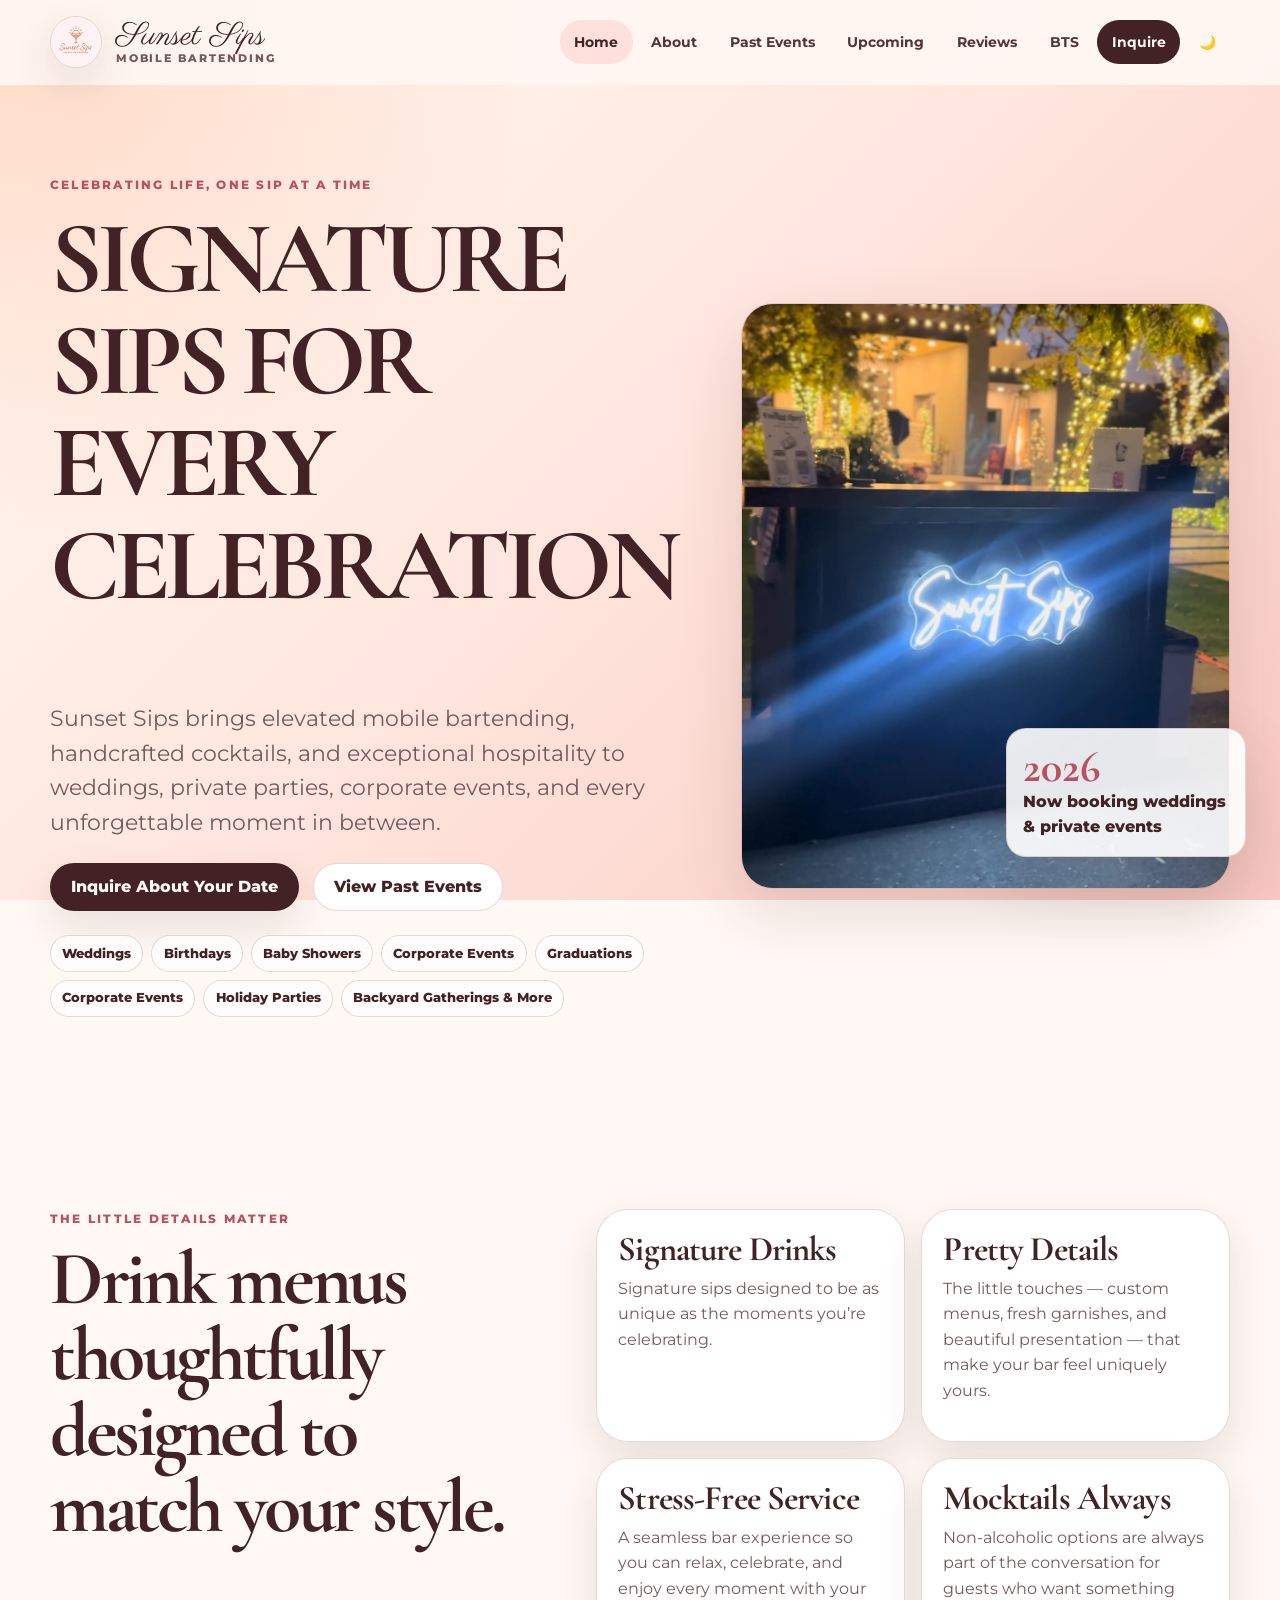
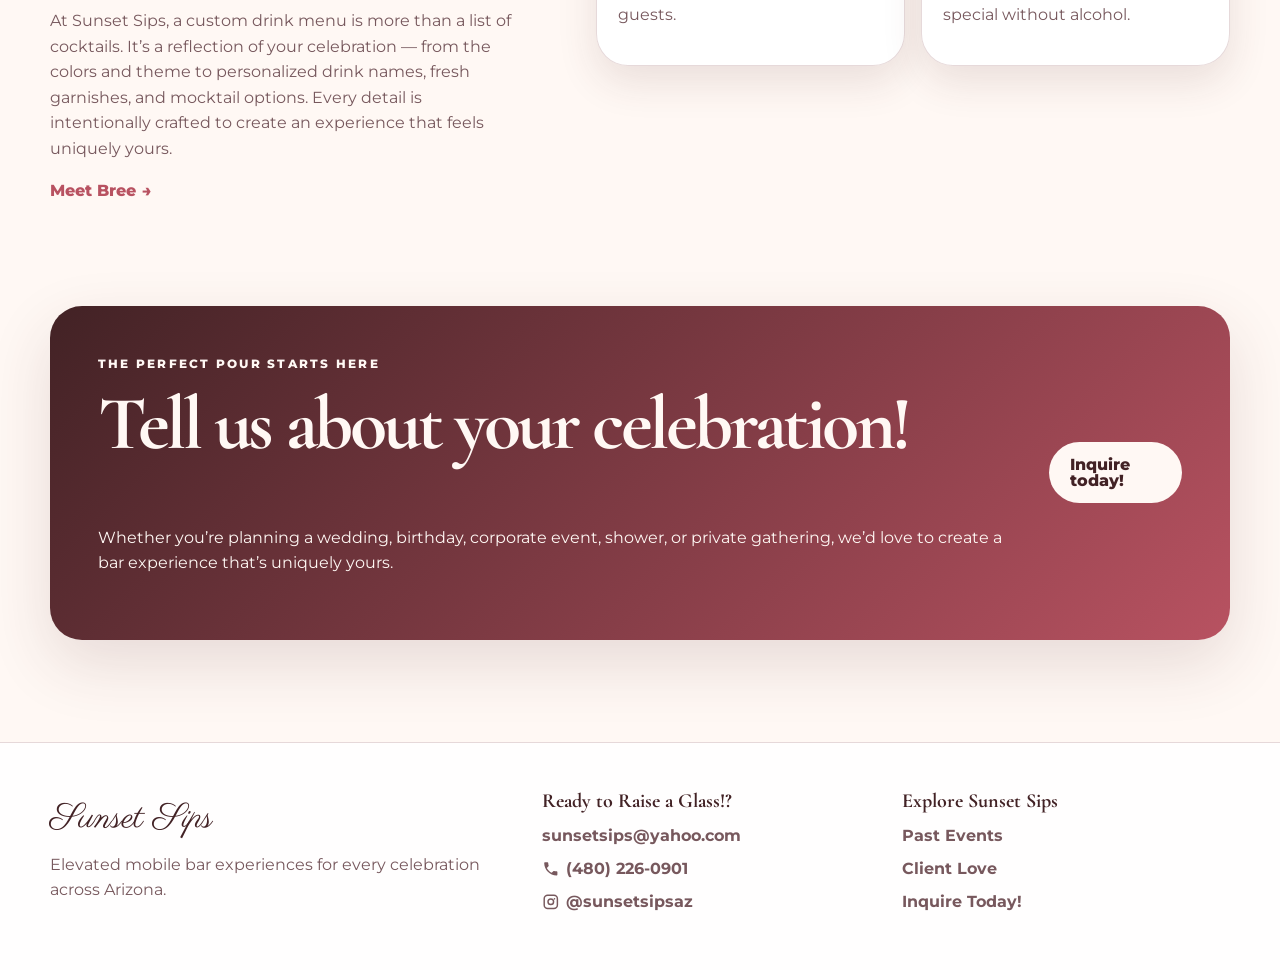
<file: index.html>
<!doctype html>
<html lang="en" data-theme="light">
  <head>
    <meta charset="utf-8">
    <meta name="viewport" content="width=device-width, initial-scale=1">
    <title>Sunset Sips | Arizona Mobile Bartending</title>
    <meta name="description" content="Sunset Sips brings mobile bartending, signature drinks, mocktails, and polished bar service to weddings, parties, corporate events, baby showers, and celebrations across Arizona.">
    <meta name="keywords" content="Arizona mobile bartender, Phoenix mobile bartender, Queen Creek mobile bartender, Gilbert mobile bartender, mobile bartending Arizona, wedding bartender Arizona, private event bartender Arizona, signature cocktails Arizona, mocktail bar Arizona">
    <meta property="og:title" content="Sunset Sips | Arizona Mobile Bartending">
    <meta property="og:description" content="Mobile bartending for weddings, parties, corporate events, and unforgettable Arizona celebrations.">
    <meta property="og:type" content="website">
    <meta property="og:image" content="assets/logos/sunset-sips-mobile-bartending.jpg">
    <link rel="icon" href="assets/logos/favicon.png">
    <link rel="preconnect" href="https://fonts.googleapis.com">
    <link rel="preconnect" href="https://fonts.gstatic.com" crossorigin>
    <link href="https://fonts.googleapis.com/css2?family=Cormorant+Garamond:wght@500;600;700&family=Montserrat:wght@400;500;600;700&family=Parisienne&display=swap" rel="stylesheet">
    <link rel="stylesheet" href="css/base.css">
    <link rel="stylesheet" href="css/layout.css">
    <link rel="stylesheet" href="css/components.css">
    <link rel="stylesheet" href="css/themes.css">
    <link rel="stylesheet" href="css/pages/home.css">
    <script src="js/logger.js" defer></script>
    <script src="js/theme-toggle.js" defer></script>
    <script src="js/navigation.js" defer></script>
    <script src="js/app.js" defer></script>
  </head>
  <body>
    <a class="skip-link" href="#main-content">Skip to content</a>

    <header class="site-header" data-site-header>
      <nav class="site-nav" aria-label="Main navigation">
        <a class="brand-link" href="index.html" aria-label="Sunset Sips home">
          <img class="brand-logo" src="assets/logos/sunset-sips-mobile-bartending.jpg" alt="Sunset Sips Mobile Bartending logo">
          <span class="brand-text">
            <span class="brand-script">Sunset Sips</span>
            <span class="brand-subtitle">Mobile Bartending</span>
          </span>
        </a>

        <button class="nav-toggle" type="button" data-nav-toggle aria-expanded="false" aria-controls="primary-navigation">
          <span class="nav-toggle-line"></span>
          <span class="nav-toggle-line"></span>
          <span class="nav-toggle-line"></span>
          <span class="sr-only">Toggle navigation</span>
        </button>

        <div class="nav-links" id="primary-navigation" data-nav-links>
          <a href="index.html" data-nav-link>Home</a>
          <a href="pages/about.html" data-nav-link>About</a>
          <a href="pages/past-events.html" data-nav-link>Past Events</a>
          <a href="pages/upcoming-events.html" data-nav-link>Upcoming</a>
          <a href="pages/reviews.html" data-nav-link>Reviews</a>
          <a href="pages/bts.html" data-nav-link>BTS</a>
          <a class="nav-cta" href="pages/contact.html" data-nav-link>Inquire</a>
          <button class="theme-toggle" type="button" data-theme-toggle aria-label="Switch color theme">🌙</button>
        </div>
      </nav>
    </header>

    <main id="main-content">
      <section class="hero section-shell">
        <div class="hero-copy reveal-on-scroll">
          <p class="eyebrow">Celebrating Life, One Sip at a Time</p>
          <h1>SIGNATURE SIPS FOR EVERY CELEBRATION</h1>
          <p class="hero-lead">Sunset Sips brings elevated mobile bartending, handcrafted cocktails, and exceptional hospitality to weddings, private parties, corporate events, and every unforgettable moment in between.</p>
          <div class="hero-actions">
            <a class="button button-primary" href="pages/contact.html">Inquire About Your Date</a>
            <a class="button button-secondary" href="pages/past-events.html">View Past Events</a>
          </div>
          <ul class="hero-highlights" aria-label="Sunset Sips service highlights">
            <li>Weddings</li>
            <li>Birthdays</li>
            <li>Baby Showers</li>
            <li>Corporate Events</li>
            <li>Graduations</li>
            <li>Corporate Events</li>
            <li>Holiday Parties</li>
            <li>Backyard Gatherings & More</li>
          </ul>
        </div>

        <div class="hero-media reveal-on-scroll">
          <img src="assets/images/sunset-sips-stand.jpg" alt="Sunset Sips mobile bartending stand at an event">
          <div class="floating-card">
            <span class="floating-card-number">2026</span>
            <span class="floating-card-text">Now booking weddings & private events</span>
          </div>
        </div>
      </section>

      <section class="section-shell split-section">
        <div class="section-copy reveal-on-scroll">
          <p class="eyebrow">The little details matter</p>
          <h2>Drink menus thoughtfully designed to match your style.</h2>
          <p>At Sunset Sips, a custom drink menu is more than a list of cocktails. It’s a reflection of your celebration — from the colors and theme to personalized drink names, fresh garnishes, and mocktail options. Every detail is intentionally crafted to create an experience that feels uniquely yours.</p>
          <a class="text-link" href="pages/about.html">Meet Bree</a>
        </div>
        <div class="feature-grid reveal-on-scroll" aria-label="Mobile bartending features">
          <article class="feature-card">
            <h3>Signature Drinks</h3>
            <p>Signature sips designed to be as unique as the moments you’re celebrating.</p>
          </article>
          <article class="feature-card">
            <h3>Pretty Details</h3>
            <p>The little touches — custom menus, fresh garnishes, and beautiful presentation — that make your bar feel uniquely yours.</p>
          </article>
          <article class="feature-card">
            <h3>Stress-Free Service</h3>
            <p>A seamless bar experience so you can relax, celebrate, and enjoy every moment with your guests.</p>
          </article>
          <article class="feature-card">
            <h3>Mocktails Always</h3>
            <p>Non-alcoholic options are always part of the conversation for guests who want something special without alcohol.</p>
          </article>
        </div>
      </section>

      <!-- <section class="section-shell showcase-section">
        <div class="section-heading reveal-on-scroll">
          <p class="eyebrow">Past events</p>
          <h2>More than a timeline.</h2>
          <p>Browse weddings, birthdays, grand openings, corporate celebrations, holiday parties, and intimate backyard moments with more context than a social feed can provide.</p>
        </div>
        <div class="showcase-row reveal-on-scroll">
          <article class="showcase-card">
            <img src="assets/images/Wedding.jpg" alt="Wedding mobile bartending setup">
            <h3>Weddings</h3>
            <p>Welcome drinks, reception bars, signature cocktails, and mocktails for the big day.</p>
          </article>
          <article class="showcase-card">
            <img src="assets/images/signature-drinks.jpg" alt="Signature cocktails prepared for an event">
            <h3>Private Parties</h3>
            <p>Birthdays, anniversaries, backyard parties, and celebrations that need a polished bar moment.</p>
          </article>
          <article class="showcase-card">
            <img src="assets/images/drinks-menu.jpg" alt="Custom drink menu for an event">
            <h3>Custom Menus</h3>
            <p>Drink names, garnishes, colors, and mocktails designed around the event theme.</p>
          </article>
        </div>
        <div class="centered-action reveal-on-scroll">
          <a class="button button-primary" href="pages/past-events.html">Explore Past Events</a>
        </div>
      </section> -->

      <section class="section-shell cta-band reveal-on-scroll">
        <div>
          <p class="eyebrow">THE PERFECT POUR STARTS HERE</p>
          <h2>Tell us about your celebration!</h2>
          <p>Whether you’re planning a wedding, birthday, corporate event, shower, or private gathering, we’d love to create a bar experience that’s uniquely yours.</p>
        </div>
        <a class="button button-light" href="pages/contact.html">Inquire today!</a>
      </section>
    </main>

    <footer class="site-footer">
      <div class="footer-grid section-shell">
        <div>
          <p class="brand-script footer-brand">Sunset Sips</p>
          <p>Elevated mobile bar experiences for every celebration across Arizona.</p>
        </div>
        <div>
          <h2>Ready to Raise a Glass!?</h2>
          <a href="mailto:sunsetsips@yahoo.com">sunsetsips@yahoo.com</a>
          <a class="footer-icon-link" href="tel:+14802260901" aria-label="Call Sunset Sips at 480-226-0901">
            <svg class="footer-contact-icon" aria-hidden="true" viewBox="0 0 24 24" focusable="false">
              <path d="M6.62 10.79c1.44 2.83 3.76 5.15 6.59 6.59l2.2-2.2c.27-.27.67-.36 1.02-.24 1.12.37 2.33.57 3.57.57.55 0 1 .45 1 1V20c0 .55-.45 1-1 1C10.61 21 3 13.39 3 4c0-.55.45-1 1-1h3.5c.55 0 1 .45 1 1 0 1.24.2 2.45.57 3.57.11.35.03.74-.25 1.02l-2.2 2.2Z"></path>
            </svg>
            <span>(480) 226-0901</span>
          </a>
          <a class="footer-social-link" href="https://www.instagram.com/sunsetsipsaz/" target="_blank" rel="noopener" aria-label="Sunset Sips Instagram">
            <svg class="footer-social-icon" aria-hidden="true" viewBox="0 0 24 24" focusable="false">
              <path d="M7.8 2h8.4A5.8 5.8 0 0 1 22 7.8v8.4a5.8 5.8 0 0 1-5.8 5.8H7.8A5.8 5.8 0 0 1 2 16.2V7.8A5.8 5.8 0 0 1 7.8 2Zm0 2A3.8 3.8 0 0 0 4 7.8v8.4A3.8 3.8 0 0 0 7.8 20h8.4a3.8 3.8 0 0 0 3.8-3.8V7.8A3.8 3.8 0 0 0 16.2 4H7.8Zm4.2 3.2a4.8 4.8 0 1 1 0 9.6 4.8 4.8 0 0 1 0-9.6Zm0 2a2.8 2.8 0 1 0 0 5.6 2.8 2.8 0 0 0 0-5.6Zm5.05-2.35a1.1 1.1 0 1 1 0 2.2 1.1 1.1 0 0 1 0-2.2Z"></path>
            </svg>
            <span>@sunsetsipsaz</span>
          </a>
        </div>
        <div>
          <h2>Explore Sunset Sips</h2>
          <a href="pages/past-events.html">Past Events</a>
          <a href="pages/reviews.html">Client Love</a>
          <a href="pages/contact.html">Inquire Today!</a>
        </div>
      </div>
    </footer>
  </body>
</html>
</file>
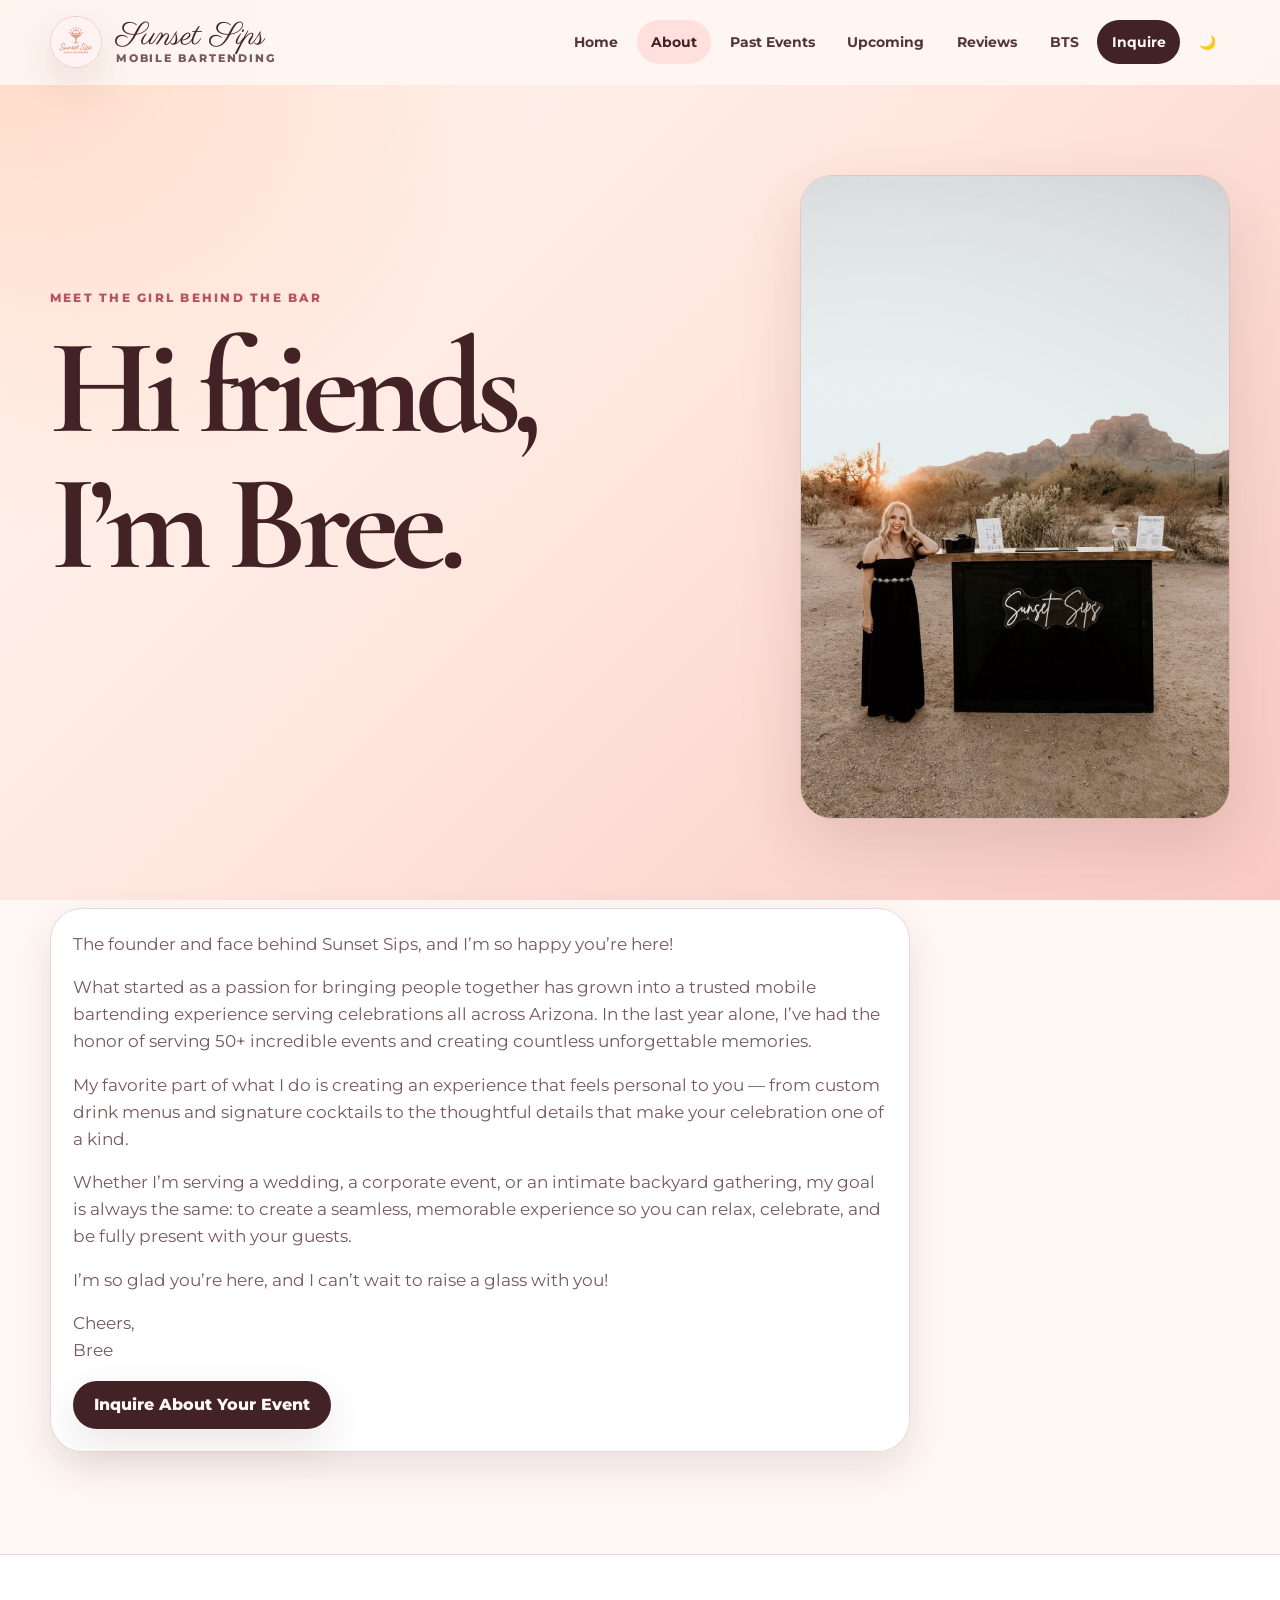
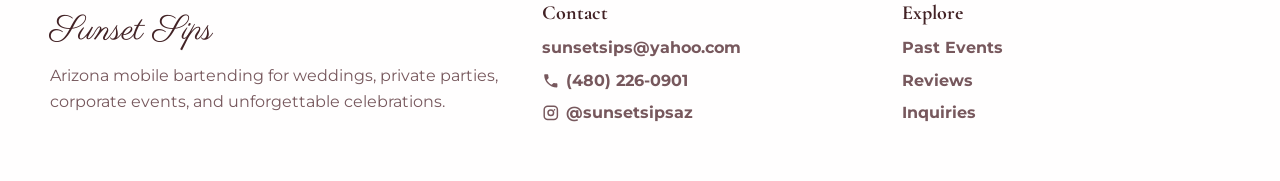
<file: pages/about.html>
<!doctype html>
<html lang="en" data-theme="light">
  <head>
    <meta charset="utf-8">
    <meta name="viewport" content="width=device-width, initial-scale=1">
    <title>About Bree | Sunset Sips</title>
    <meta name="description" content="Meet Bree, the bartender behind Sunset Sips, an Arizona mobile bartending business serving weddings, parties, corporate events, and celebrations.">
    <link rel="icon" href="../assets/logos/favicon.png">
    <link rel="preconnect" href="https://fonts.googleapis.com">
    <link rel="preconnect" href="https://fonts.gstatic.com" crossorigin>
    <link href="https://fonts.googleapis.com/css2?family=Cormorant+Garamond:wght@500;600;700&family=Montserrat:wght@400;500;600;700&family=Parisienne&display=swap" rel="stylesheet">
    <link rel="stylesheet" href="../css/base.css">
    <link rel="stylesheet" href="../css/layout.css">
    <link rel="stylesheet" href="../css/components.css">
    <link rel="stylesheet" href="../css/themes.css">
    <link rel="stylesheet" href="../css/pages/about.css">

<script src="../js/logger.js" defer></script>
    <script src="../js/theme-toggle.js" defer></script>
    <script src="../js/navigation.js" defer></script>
    <script src="../js/app.js" defer></script>
  </head>
  <body class="about-page">
    <a class="skip-link" href="#main-content">Skip to content</a>

    <header class="site-header" data-site-header>
      <nav class="site-nav" aria-label="Main navigation">
        <a class="brand-link" href="../index.html" aria-label="Sunset Sips home">
          <img class="brand-logo" src="../assets/logos/sunset-sips-mobile-bartending.jpg" alt="Sunset Sips Mobile Bartending logo">
          <span class="brand-text">
            <span class="brand-script">Sunset Sips</span>
            <span class="brand-subtitle">Mobile Bartending</span>
          </span>
        </a>

        <button class="nav-toggle" type="button" data-nav-toggle aria-expanded="false" aria-controls="primary-navigation">
          <span class="nav-toggle-line"></span>
          <span class="nav-toggle-line"></span>
          <span class="nav-toggle-line"></span>
          <span class="sr-only">Toggle navigation</span>
        </button>

        <div class="nav-links" id="primary-navigation" data-nav-links>
          <a href="../index.html" data-nav-link>Home</a>
          <a href="about.html" data-nav-link>About</a>
          <a href="past-events.html" data-nav-link>Past Events</a>
          <a href="upcoming-events.html" data-nav-link>Upcoming</a>
          <a href="reviews.html" data-nav-link>Reviews</a>
          <a href="bts.html" data-nav-link>BTS</a>
          <a class="nav-cta" href="contact.html" data-nav-link>Inquire</a>
          <button class="theme-toggle" type="button" data-theme-toggle aria-label="Switch color theme">🌙</button>
        </div>
      </nav>
    </header>

    <main id="main-content">
      <section class="page-hero section-shell">
        <div class="page-hero-copy reveal-on-scroll">
          <p class="eyebrow">Meet the girl behind the bar</p>
          <h1>Hi friends, I’m Bree.</h1>
          <!-- Welcome to Sunset Sips. Bree brings years of bartending experience from concerts, sports games, comedy shows, and large events directly to private celebrations across Arizona. -->
        </div>
        <div class="page-hero-image reveal-on-scroll">
          <img class="image-contain" src="../assets/images/bree-bar-stand.jpeg" alt="Bree from Sunset Sips">        
        </div>
      </section>

      <section class="about-story section-shell">
        <article class="content-card reveal-on-scroll">
          <p>The founder and face behind Sunset Sips, and I’m so happy you’re here!</p>
          <p>What started as a passion for bringing people together has grown into a trusted mobile bartending experience serving celebrations all across Arizona. In the last year alone, I’ve had the honor of serving 50+ incredible events and creating countless unforgettable memories.</p>
          <p>My favorite part of what I do is creating an experience that feels personal to you — from custom drink menus and signature cocktails to the thoughtful details that make your celebration one of a kind.</p>
          <p>Whether I’m serving a wedding, a corporate event, or an intimate backyard gathering, my goal is always the same: to create a seamless, memorable experience so you can relax, celebrate, and be fully present with your guests.</p>
          <p>I’m so glad you’re here, and I can’t wait to raise a glass with you!</p>
          <p>Cheers,<br>Bree</p>
          <a class="button button-primary" href="contact.html">Inquire About Your Event</a>
        </article>
      </section>
    </main>

    <footer class="site-footer">
      <div class="footer-grid section-shell">
        <div>
          <p class="brand-script footer-brand">Sunset Sips</p>
          <p>Arizona mobile bartending for weddings, private parties, corporate events, and unforgettable celebrations.</p>
        </div>
        <div>
          <h2>Contact</h2>
          <a href="mailto:sunsetsips@yahoo.com">sunsetsips@yahoo.com</a>
          <a class="footer-icon-link" href="tel:+14802260901" aria-label="Call Sunset Sips at 480-226-0901">
            <svg class="footer-contact-icon" aria-hidden="true" viewBox="0 0 24 24" focusable="false">
              <path d="M6.62 10.79c1.44 2.83 3.76 5.15 6.59 6.59l2.2-2.2c.27-.27.67-.36 1.02-.24 1.12.37 2.33.57 3.57.57.55 0 1 .45 1 1V20c0 .55-.45 1-1 1C10.61 21 3 13.39 3 4c0-.55.45-1 1-1h3.5c.55 0 1 .45 1 1 0 1.24.2 2.45.57 3.57.11.35.03.74-.25 1.02l-2.2 2.2Z"></path>
            </svg>
            <span>(480) 226-0901</span>
          </a>
          <a class="footer-social-link" href="https://www.instagram.com/sunsetsipsaz/" target="_blank" rel="noopener" aria-label="Sunset Sips Instagram">
            <svg class="footer-social-icon" aria-hidden="true" viewBox="0 0 24 24" focusable="false">
              <path d="M7.8 2h8.4A5.8 5.8 0 0 1 22 7.8v8.4a5.8 5.8 0 0 1-5.8 5.8H7.8A5.8 5.8 0 0 1 2 16.2V7.8A5.8 5.8 0 0 1 7.8 2Zm0 2A3.8 3.8 0 0 0 4 7.8v8.4A3.8 3.8 0 0 0 7.8 20h8.4a3.8 3.8 0 0 0 3.8-3.8V7.8A3.8 3.8 0 0 0 16.2 4H7.8Zm4.2 3.2a4.8 4.8 0 1 1 0 9.6 4.8 4.8 0 0 1 0-9.6Zm0 2a2.8 2.8 0 1 0 0 5.6 2.8 2.8 0 0 0 0-5.6Zm5.05-2.35a1.1 1.1 0 1 1 0 2.2 1.1 1.1 0 0 1 0-2.2Z"></path>
            </svg>
            <span>@sunsetsipsaz</span>
          </a>
        </div>
        <div>
          <h2>Explore</h2>
          <a href="past-events.html">Past Events</a>
          <a href="reviews.html">Reviews</a>
          <a href="contact.html">Inquiries</a>
        </div>
      </div>
    </footer>
  </body>
</html>
</file>
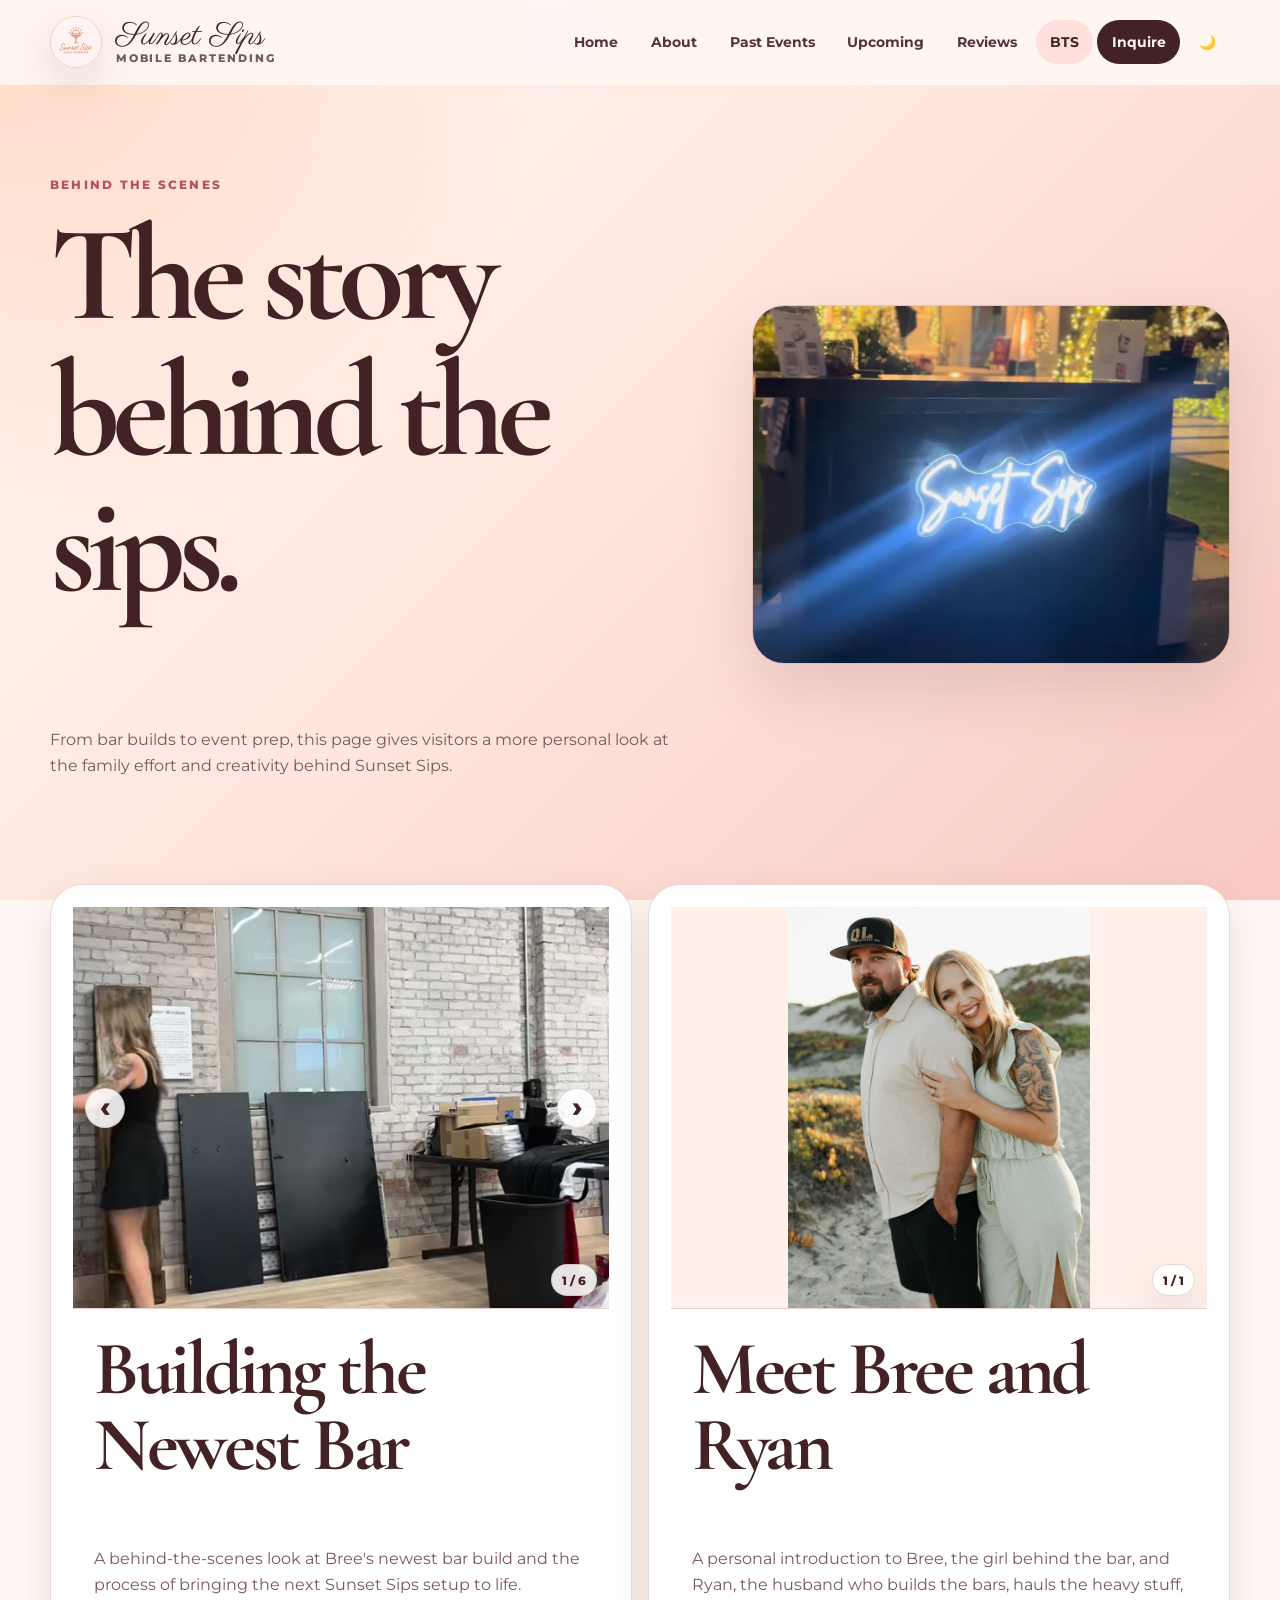
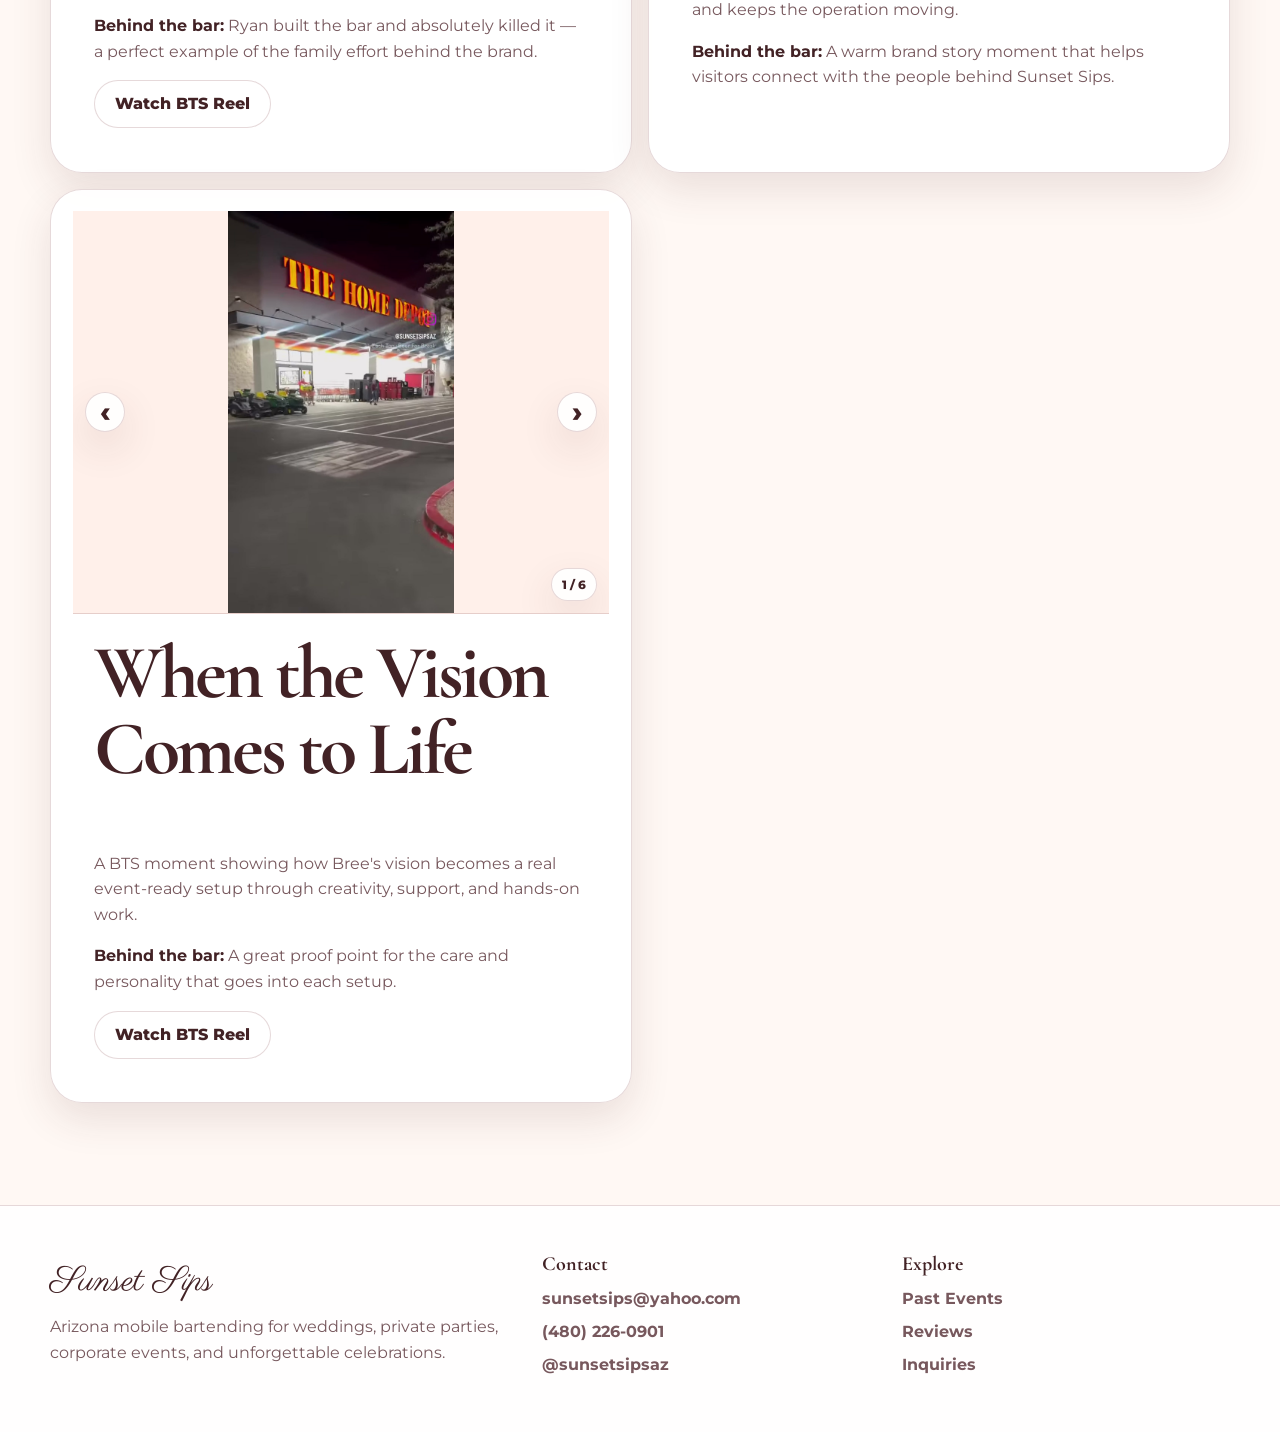
<file: pages/bts.html>
<!doctype html>
<html lang="en" data-theme="light">
  <head>
    <meta charset="utf-8">
    <meta name="viewport" content="width=device-width, initial-scale=1">
    <title>Behind the Scenes | Sunset Sips</title>
    <meta name="description" content="Go behind the scenes with Sunset Sips and see the bar builds, setup details, and people behind the Arizona mobile bartending brand.">
    <link rel="icon" href="../assets/logos/favicon.png">
    <link rel="preconnect" href="https://fonts.googleapis.com">
    <link rel="preconnect" href="https://fonts.gstatic.com" crossorigin>
    <link href="https://fonts.googleapis.com/css2?family=Cormorant+Garamond:wght@500;600;700&family=Montserrat:wght@400;500;600;700&family=Parisienne&display=swap" rel="stylesheet">
    <link rel="stylesheet" href="../css/base.css">
    <link rel="stylesheet" href="../css/layout.css">
    <link rel="stylesheet" href="../css/components.css">
    <link rel="stylesheet" href="../css/themes.css">
    <link rel="stylesheet" href="../css/pages/bts.css">

<script src="../js/logger.js" defer></script>
    <script src="../js/theme-toggle.js" defer></script>
    <script src="../js/navigation.js" defer></script>
    <script src="../js/app.js" defer></script>
<script src="../data/bts.js" defer></script>
    <script src="../js/pages/bts-page.js" defer></script>
  </head>
  <body>
    <a class="skip-link" href="#main-content">Skip to content</a>

    <header class="site-header" data-site-header>
      <nav class="site-nav" aria-label="Main navigation">
        <a class="brand-link" href="../index.html" aria-label="Sunset Sips home">
          <img class="brand-logo" src="../assets/logos/sunset-sips-mobile-bartending.jpg" alt="Sunset Sips Mobile Bartending logo">
          <span class="brand-text">
            <span class="brand-script">Sunset Sips</span>
            <span class="brand-subtitle">Mobile Bartending</span>
          </span>
        </a>

        <button class="nav-toggle" type="button" data-nav-toggle aria-expanded="false" aria-controls="primary-navigation">
          <span class="nav-toggle-line"></span>
          <span class="nav-toggle-line"></span>
          <span class="nav-toggle-line"></span>
          <span class="sr-only">Toggle navigation</span>
        </button>

        <div class="nav-links" id="primary-navigation" data-nav-links>
          <a href="../index.html" data-nav-link>Home</a>
          <a href="about.html" data-nav-link>About</a>
          <a href="past-events.html" data-nav-link>Past Events</a>
          <a href="upcoming-events.html" data-nav-link>Upcoming</a>
          <a href="reviews.html" data-nav-link>Reviews</a>
          <a href="bts.html" data-nav-link>BTS</a>
          <a class="nav-cta" href="contact.html" data-nav-link>Inquire</a>
          <button class="theme-toggle" type="button" data-theme-toggle aria-label="Switch color theme">🌙</button>
        </div>
      </nav>
    </header>

    <main id="main-content">
      <section class="page-hero section-shell">
        <div class="page-hero-copy reveal-on-scroll">
          <p class="eyebrow">Behind the scenes</p>
          <h1>The story behind the sips.</h1>
          <p>From bar builds to event prep, this page gives visitors a more personal look at the family effort and creativity behind Sunset Sips.</p>
        </div>
        <div class="page-hero-image reveal-on-scroll">
          <img src="../assets/images/sunset-sips-stand.jpg" alt="Sunset Sips mobile bar setup">
        </div>
      </section>

      <section class="bts-section section-shell">
        <div class="card-grid" data-bts-grid></div>
      </section>
    </main>

    <footer class="site-footer">
      <div class="footer-grid section-shell">
        <div>
          <p class="brand-script footer-brand">Sunset Sips</p>
          <p>Arizona mobile bartending for weddings, private parties, corporate events, and unforgettable celebrations.</p>
        </div>
        <div>
          <h2>Contact</h2>
          <a href="mailto:sunsetsips@yahoo.com">sunsetsips@yahoo.com</a>
          <a href="tel:+14802260901">(480) 226-0901</a>
          <a href="https://www.instagram.com/sunsetsipsaz/" target="_blank" rel="noopener">@sunsetsipsaz</a>
        </div>
        <div>
          <h2>Explore</h2>
          <a href="past-events.html">Past Events</a>
          <a href="reviews.html">Reviews</a>
          <a href="contact.html">Inquiries</a>
        </div>
      </div>
    </footer>
  </body>
</html>
</file>
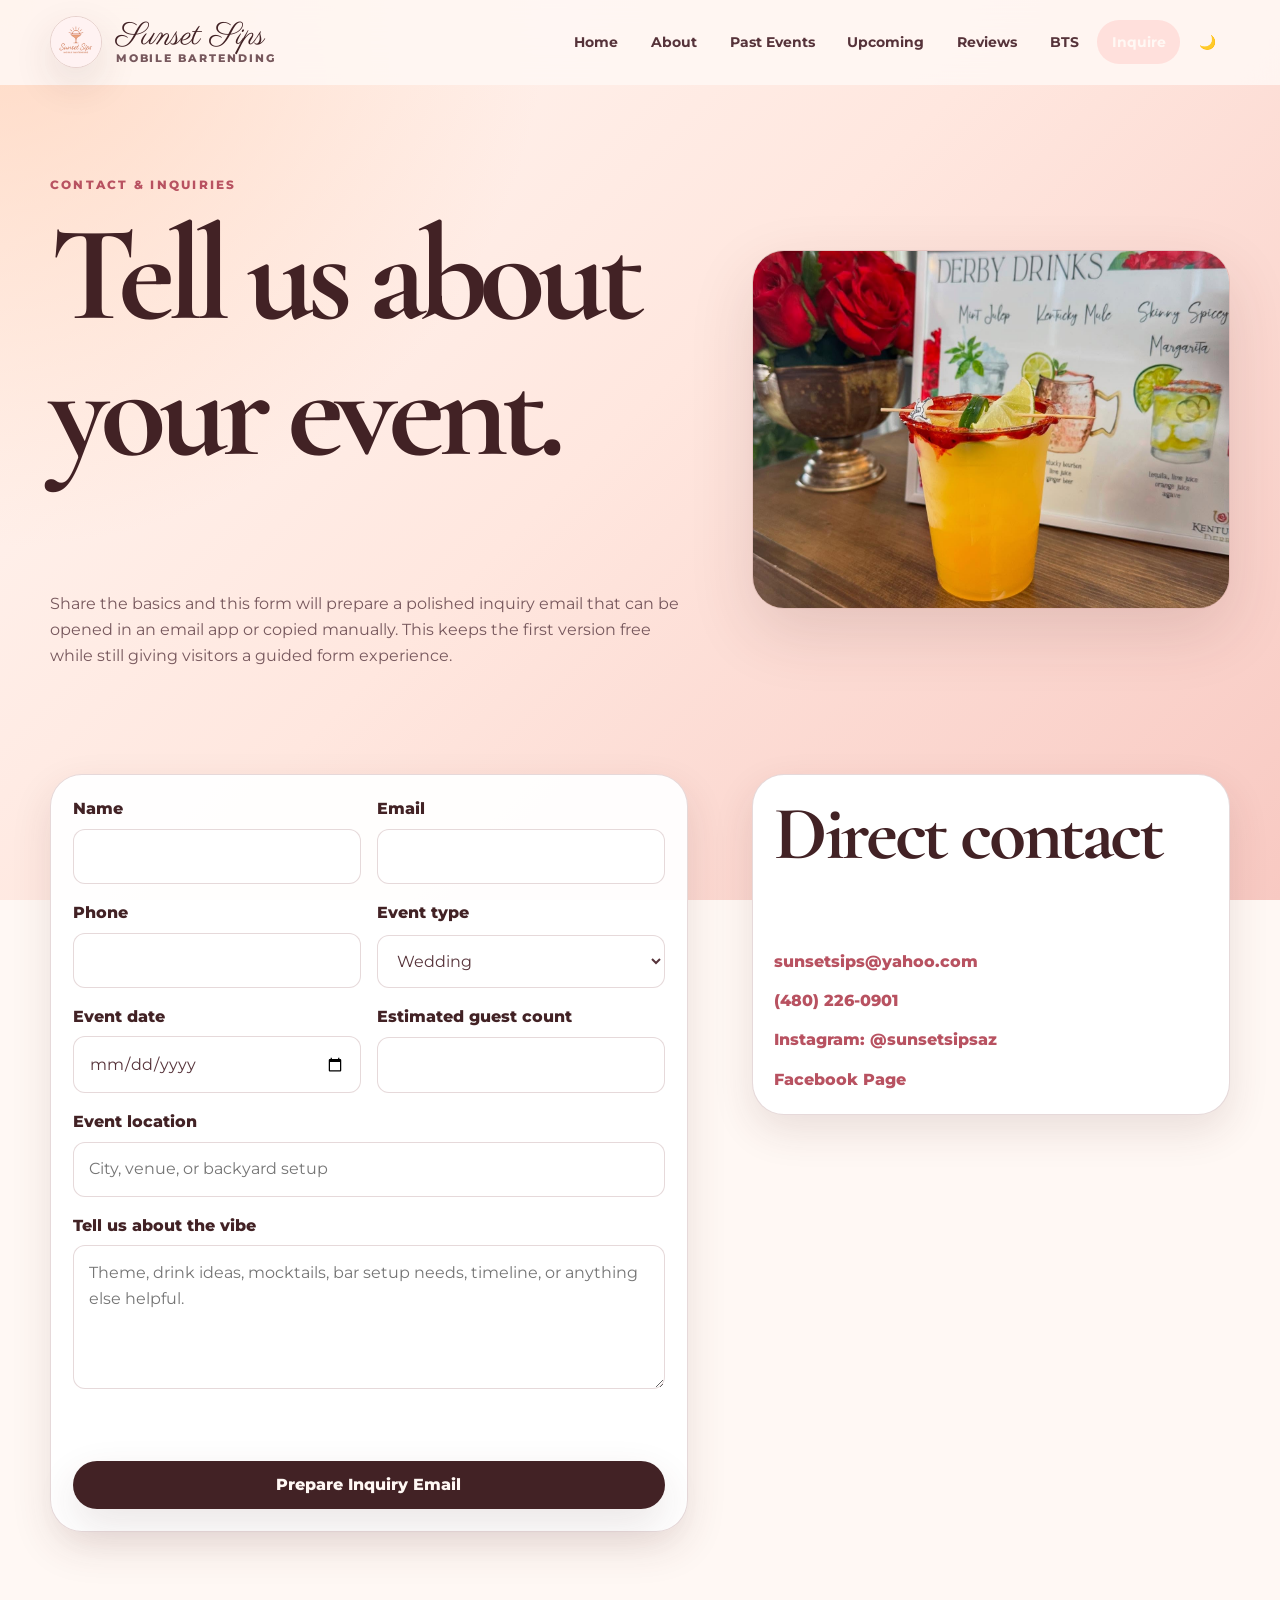
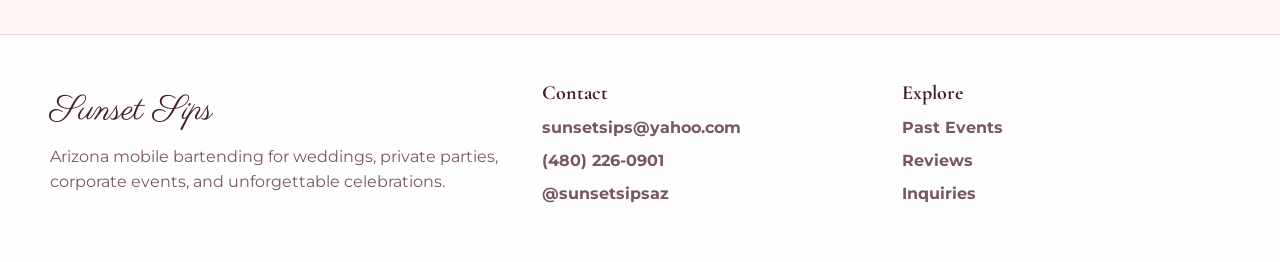
<file: pages/contact.html>
<!doctype html>
<html lang="en" data-theme="light">
  <head>
    <meta charset="utf-8">
    <meta name="viewport" content="width=device-width, initial-scale=1">
    <title>Contact Sunset Sips | Mobile Bartending Inquiry</title>
    <meta name="description" content="Contact Sunset Sips to inquire about mobile bartending for weddings, birthdays, baby showers, corporate events, private parties, and Arizona celebrations.">
    <link rel="icon" href="../assets/logos/favicon.png">
    <link rel="preconnect" href="https://fonts.googleapis.com">
    <link rel="preconnect" href="https://fonts.gstatic.com" crossorigin>
    <link href="https://fonts.googleapis.com/css2?family=Cormorant+Garamond:wght@500;600;700&family=Montserrat:wght@400;500;600;700&family=Parisienne&display=swap" rel="stylesheet">
    <link rel="stylesheet" href="../css/base.css">
    <link rel="stylesheet" href="../css/layout.css">
    <link rel="stylesheet" href="../css/components.css">
    <link rel="stylesheet" href="../css/themes.css">
    <link rel="stylesheet" href="../css/pages/contact.css">

<script src="../js/logger.js" defer></script>
    <script src="../js/theme-toggle.js" defer></script>
    <script src="../js/navigation.js" defer></script>
    <script src="../js/app.js" defer></script>
<script src="../js/contact-form.js" defer></script>
  </head>
  <body>
    <a class="skip-link" href="#main-content">Skip to content</a>

    <header class="site-header" data-site-header>
      <nav class="site-nav" aria-label="Main navigation">
        <a class="brand-link" href="../index.html" aria-label="Sunset Sips home">
          <img class="brand-logo" src="../assets/logos/sunset-sips-mobile-bartending.jpg" alt="Sunset Sips Mobile Bartending logo">
          <span class="brand-text">
            <span class="brand-script">Sunset Sips</span>
            <span class="brand-subtitle">Mobile Bartending</span>
          </span>
        </a>

        <button class="nav-toggle" type="button" data-nav-toggle aria-expanded="false" aria-controls="primary-navigation">
          <span class="nav-toggle-line"></span>
          <span class="nav-toggle-line"></span>
          <span class="nav-toggle-line"></span>
          <span class="sr-only">Toggle navigation</span>
        </button>

        <div class="nav-links" id="primary-navigation" data-nav-links>
          <a href="../index.html" data-nav-link>Home</a>
          <a href="about.html" data-nav-link>About</a>
          <a href="past-events.html" data-nav-link>Past Events</a>
          <a href="upcoming-events.html" data-nav-link>Upcoming</a>
          <a href="reviews.html" data-nav-link>Reviews</a>
          <a href="bts.html" data-nav-link>BTS</a>
          <a class="nav-cta" href="contact.html" data-nav-link>Inquire</a>
          <button class="theme-toggle" type="button" data-theme-toggle aria-label="Switch color theme">🌙</button>
        </div>
      </nav>
    </header>

    <main id="main-content">
      <section class="page-hero section-shell">
        <div class="page-hero-copy reveal-on-scroll">
          <p class="eyebrow">Contact & inquiries</p>
          <h1>Tell us about your event.</h1>
          <p>Share the basics and this form will prepare a polished inquiry email that can be opened in an email app or copied manually. This keeps the first version free while still giving visitors a guided form experience.</p>
        </div>
        <div class="page-hero-image reveal-on-scroll">
          <img src="../assets/images/dirby-drinks.jpg" alt="Custom signature drinks menu for a Sunset Sips event">
        </div>
      </section>

      <section class="contact-section section-shell">
        <div class="contact-grid">
          <form class="content-card form-grid reveal-on-scroll" data-inquiry-form>
            <div class="form-row">
              <div class="form-field">
                <label for="name">Name</label>
                <input id="name" name="name" autocomplete="name" required>
              </div>
              <div class="form-field">
                <label for="email">Email</label>
                <input id="email" name="email" type="email" autocomplete="email" required>
              </div>
            </div>

            <div class="form-row">
              <div class="form-field">
                <label for="phone">Phone</label>
                <input id="phone" name="phone" type="tel" autocomplete="tel">
              </div>
              <div class="form-field">
                <label for="eventType">Event type</label>
                <select id="eventType" name="eventType">
                  <option value="Wedding">Wedding</option>
                  <option value="Birthday Party">Birthday Party</option>
                  <option value="Baby Shower / Gender Reveal">Baby Shower / Gender Reveal</option>
                  <option value="Corporate / Business Event">Corporate / Business Event</option>
                  <option value="Holiday Party">Holiday Party</option>
                  <option value="Private Party">Private Party</option>
                  <option value="Other Event">Other Event</option>
                </select>
              </div>
            </div>

            <div class="form-row">
              <div class="form-field">
                <label for="eventDate">Event date</label>
                <input id="eventDate" name="eventDate" type="date">
              </div>
              <div class="form-field">
                <label for="guestCount">Estimated guest count</label>
                <input id="guestCount" name="guestCount" inputmode="numeric">
              </div>
            </div>

            <div class="form-field">
              <label for="eventLocation">Event location</label>
              <input id="eventLocation" name="eventLocation" placeholder="City, venue, or backyard setup">
            </div>

            <div class="form-field">
              <label for="message">Tell us about the vibe</label>
              <textarea id="message" name="message" placeholder="Theme, drink ideas, mocktails, bar setup needs, timeline, or anything else helpful."></textarea>
            </div>

            <p class="form-status" data-form-status aria-live="polite"></p>
            <div class="inquiry-fallback" data-inquiry-fallback hidden>
              <p class="inquiry-fallback-title">Inquiry email prepared</p>
              <p>Use the button below to open your email app, or copy the prepared inquiry and send it manually to the testing inbox.</p>
              <div class="inquiry-fallback-actions">
                <a class="button button-secondary" href="mailto:thorkeane@gmail.com" data-direct-email-link>Open Email App</a>
                <button class="button button-secondary" type="button" data-copy-inquiry>Copy Inquiry Details</button>
              </div>
              <textarea class="inquiry-fallback-text" data-inquiry-output readonly aria-label="Prepared inquiry email text"></textarea>
            </div>
            <button class="button button-primary" type="submit">Prepare Inquiry Email</button>
          </form>

          <aside class="contact-card reveal-on-scroll">
            <h2>Direct contact</h2>
            <!-- This first build is using a testing email flow. Bree's business contact details can still be displayed publicly when the site is ready. -->
            <a href="mailto:sunsetsips@yahoo.com">sunsetsips@yahoo.com</a>
            <a href="tel:+14802260901">(480) 226-0901</a>
            <a href="https://www.instagram.com/sunsetsipsaz/" target="_blank" rel="noopener">Instagram: @sunsetsipsaz</a>
            <a href="https://www.facebook.com/share/1KPv2MVnNV/?mibextid=wwXIfr" target="_blank" rel="noopener">Facebook Page</a>
          </aside>
        </div>
      </section>
    </main>

    <footer class="site-footer">
      <div class="footer-grid section-shell">
        <div>
          <p class="brand-script footer-brand">Sunset Sips</p>
          <p>Arizona mobile bartending for weddings, private parties, corporate events, and unforgettable celebrations.</p>
        </div>
        <div>
          <h2>Contact</h2>
          <a href="mailto:sunsetsips@yahoo.com">sunsetsips@yahoo.com</a>
          <a href="tel:+14802260901">(480) 226-0901</a>
          <a href="https://www.instagram.com/sunsetsipsaz/" target="_blank" rel="noopener">@sunsetsipsaz</a>
        </div>
        <div>
          <h2>Explore</h2>
          <a href="past-events.html">Past Events</a>
          <a href="reviews.html">Reviews</a>
          <a href="contact.html">Inquiries</a>
        </div>
      </div>
    </footer>
  </body>
</html>
</file>
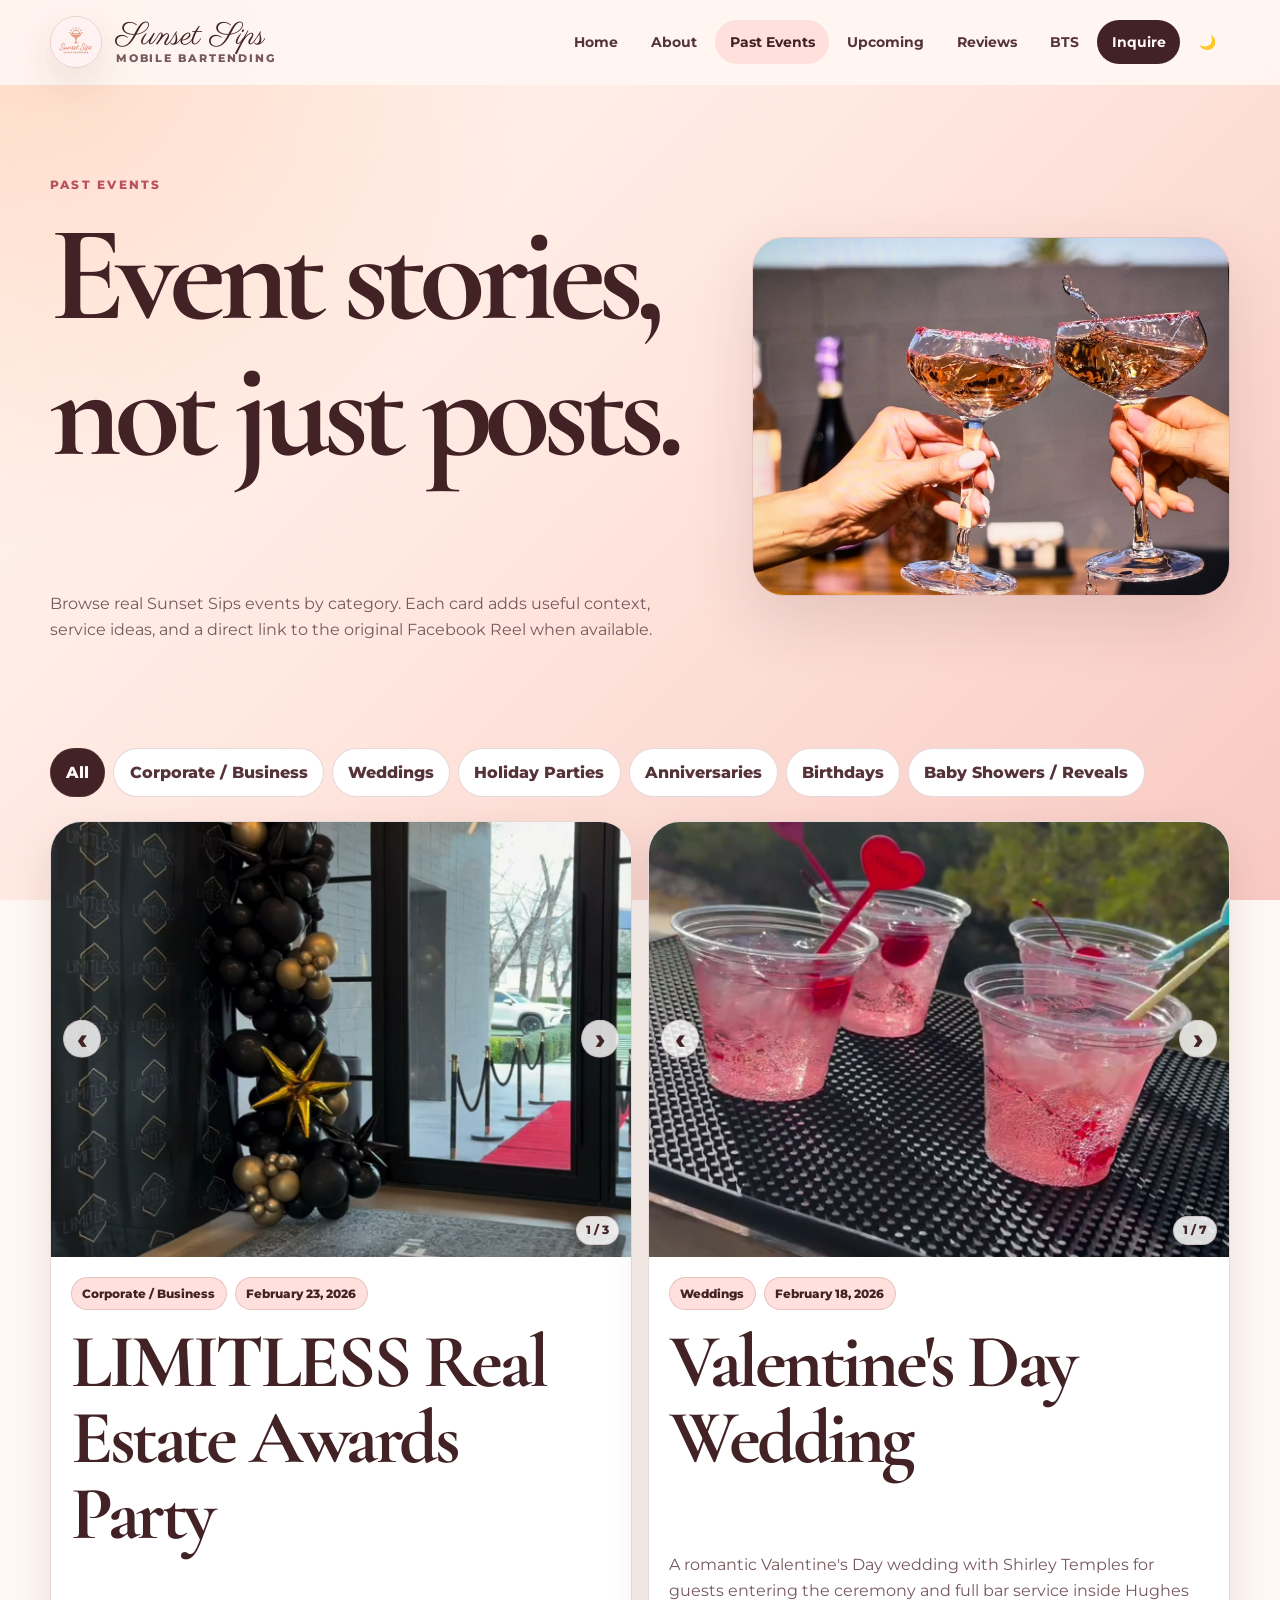
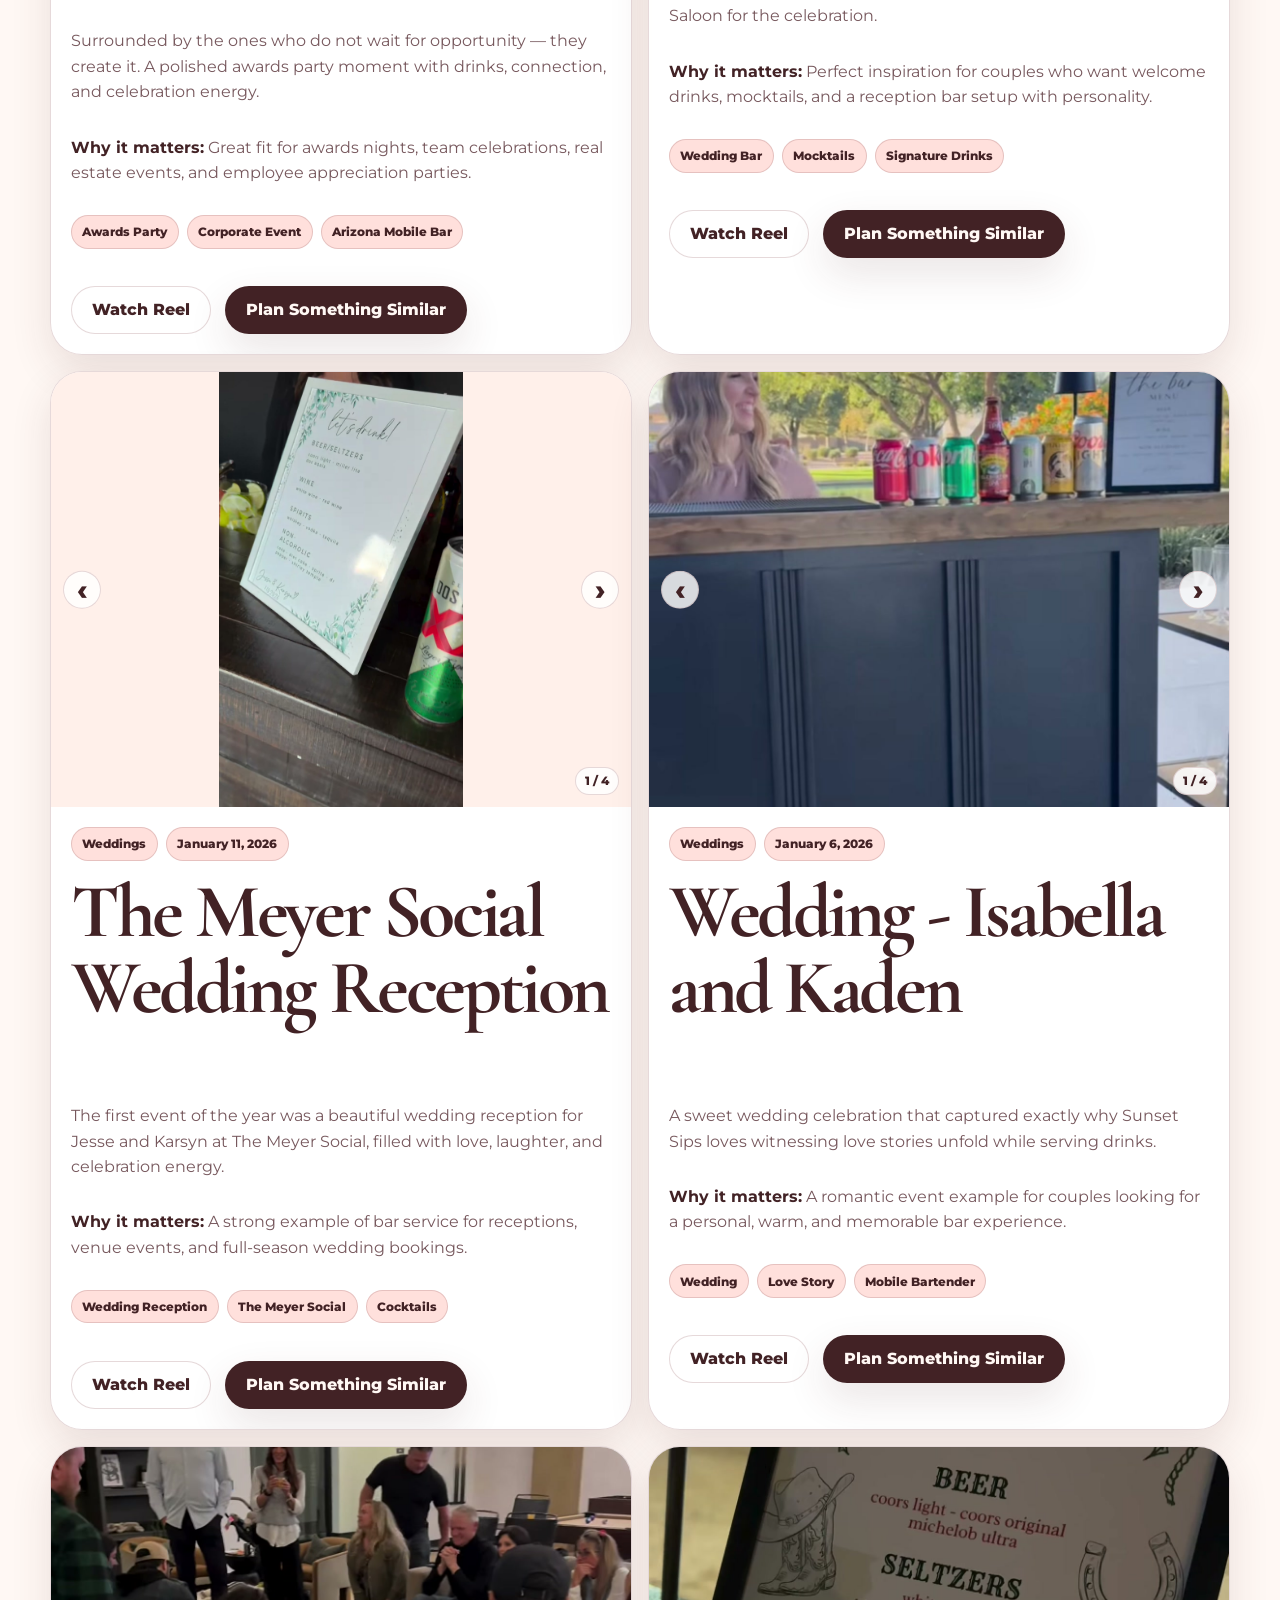
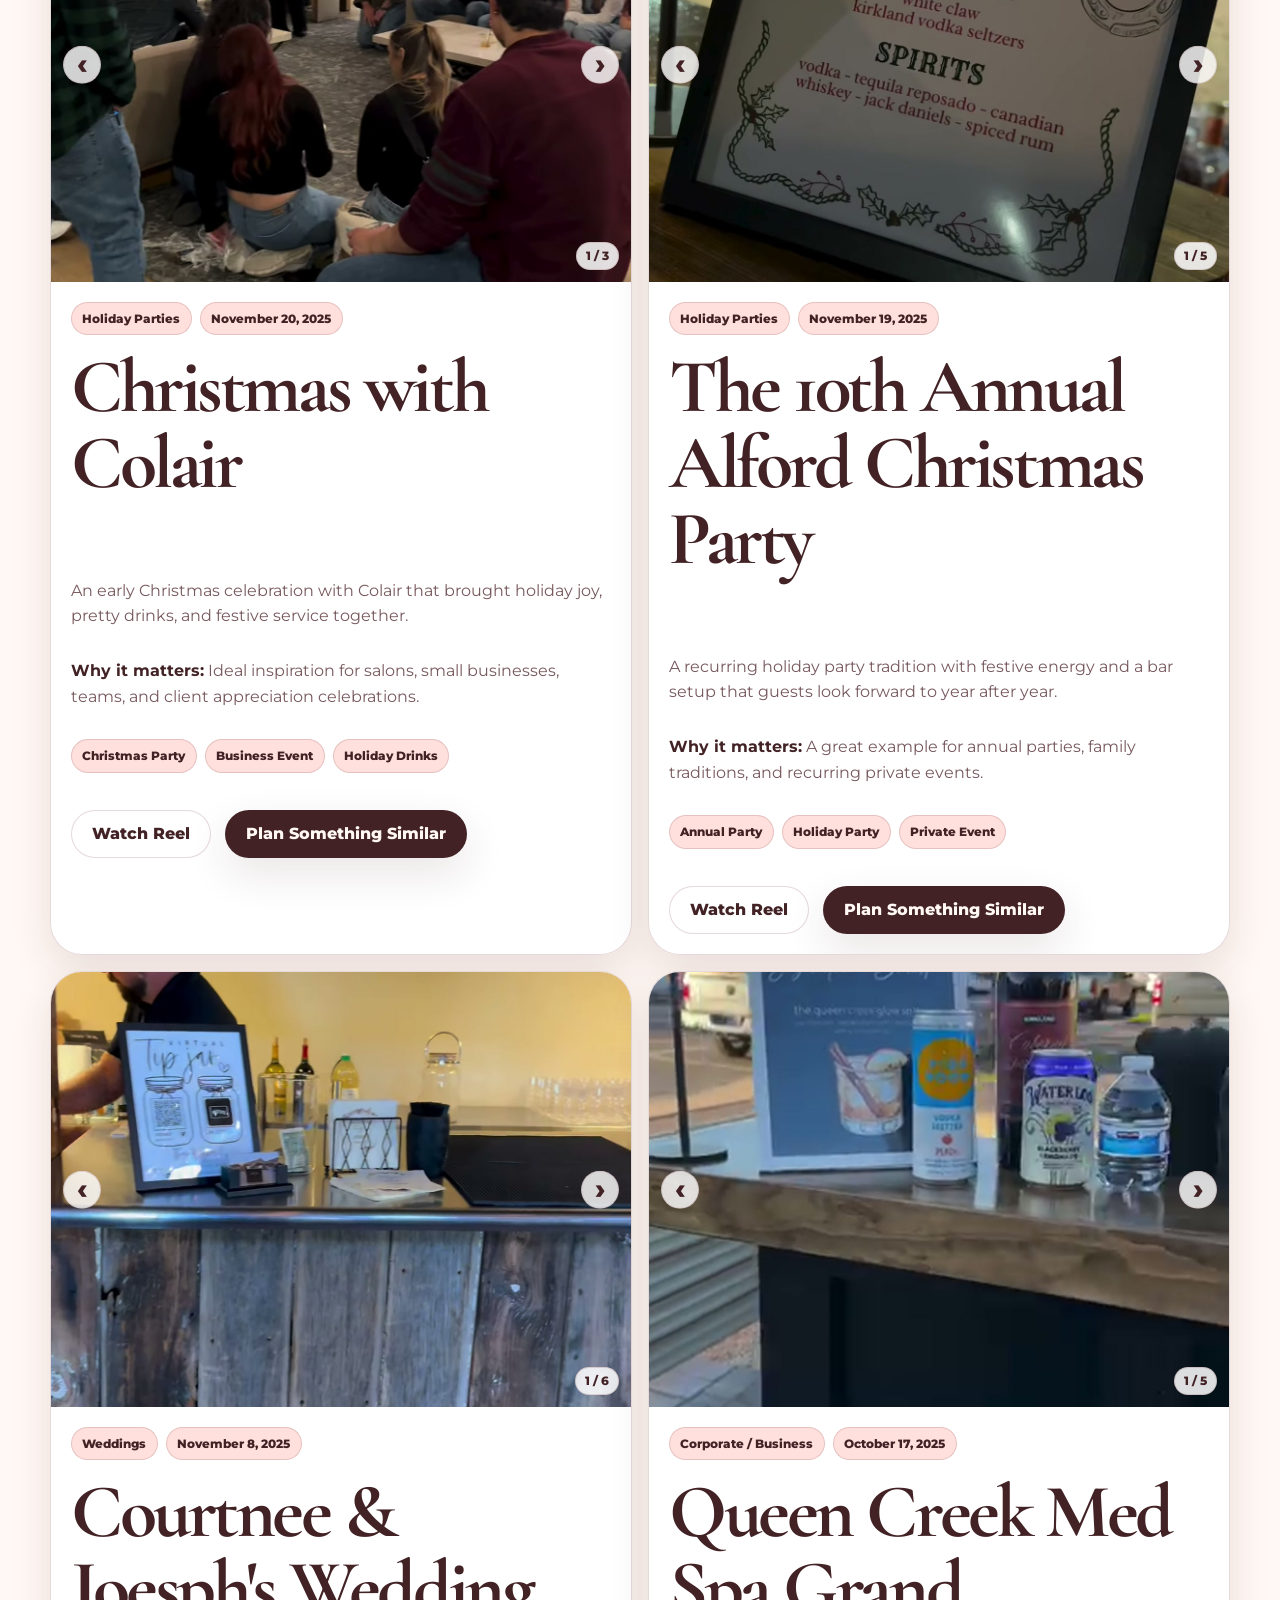
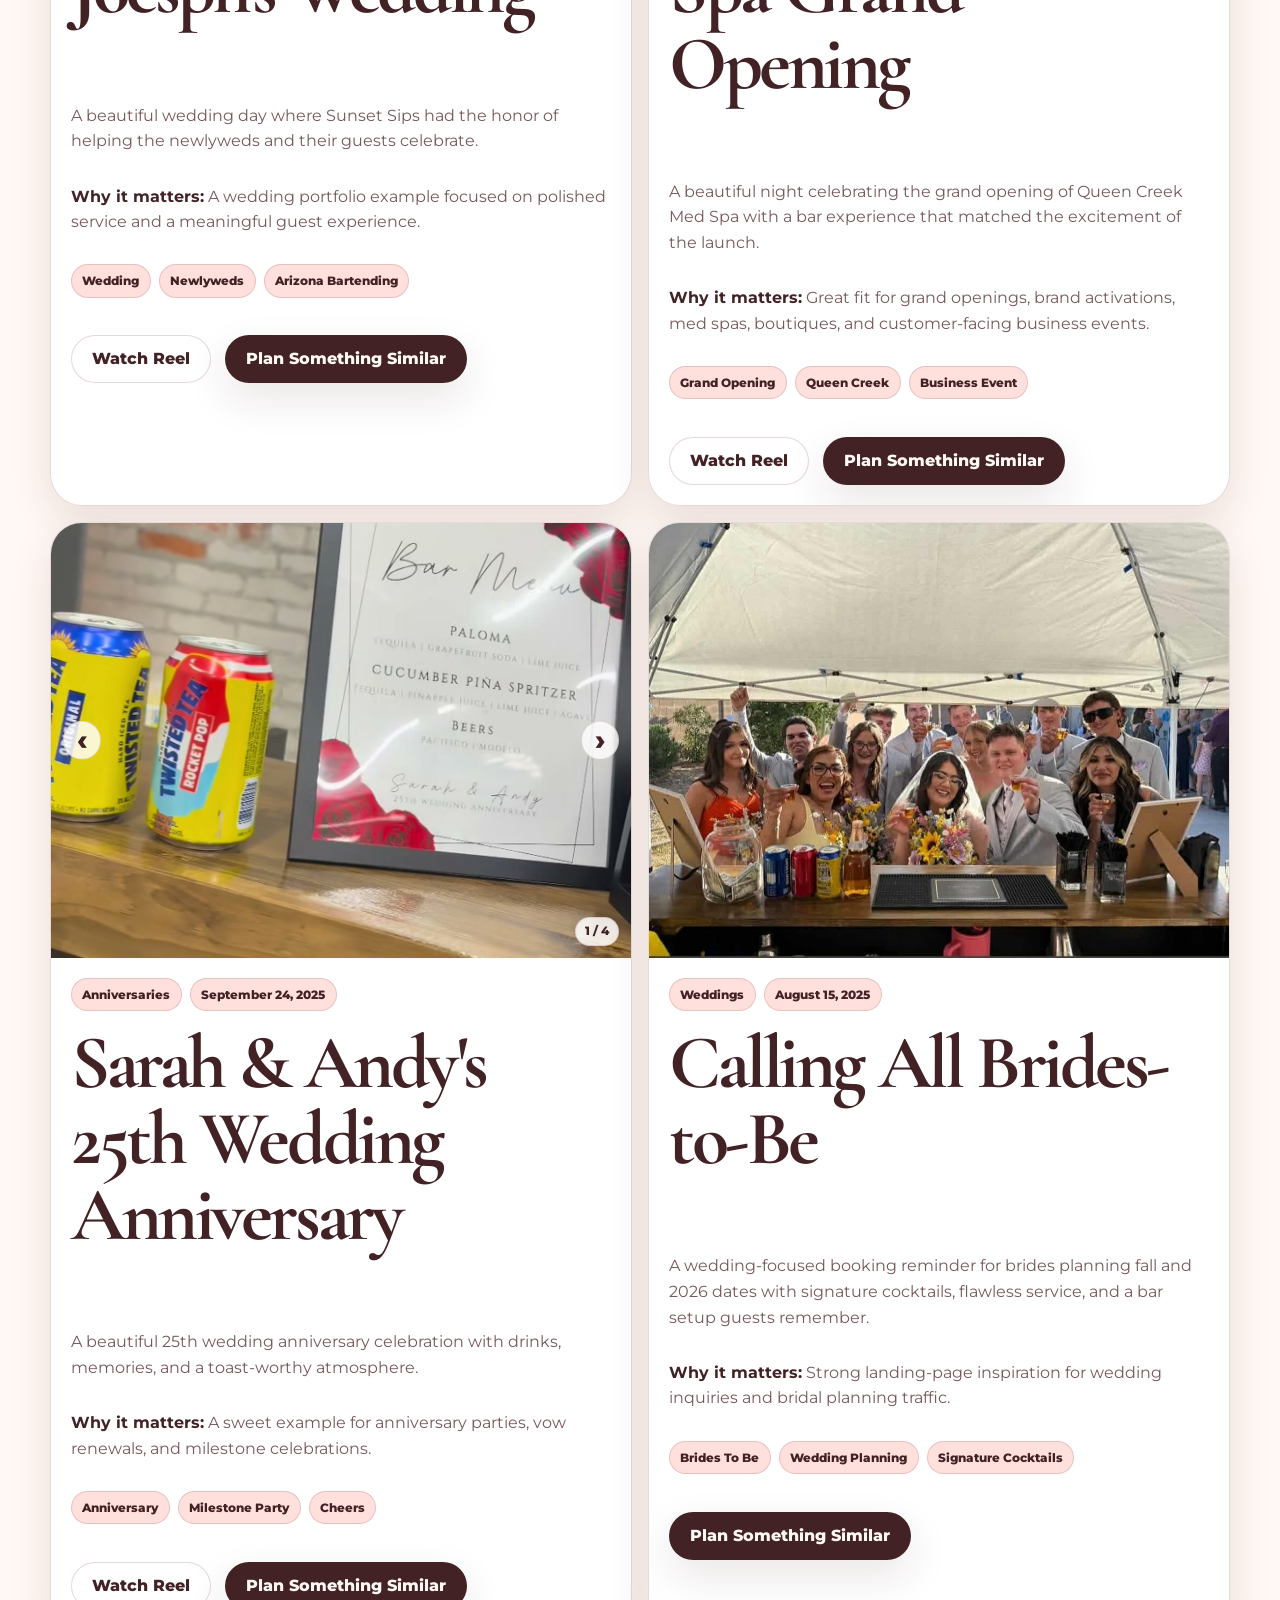
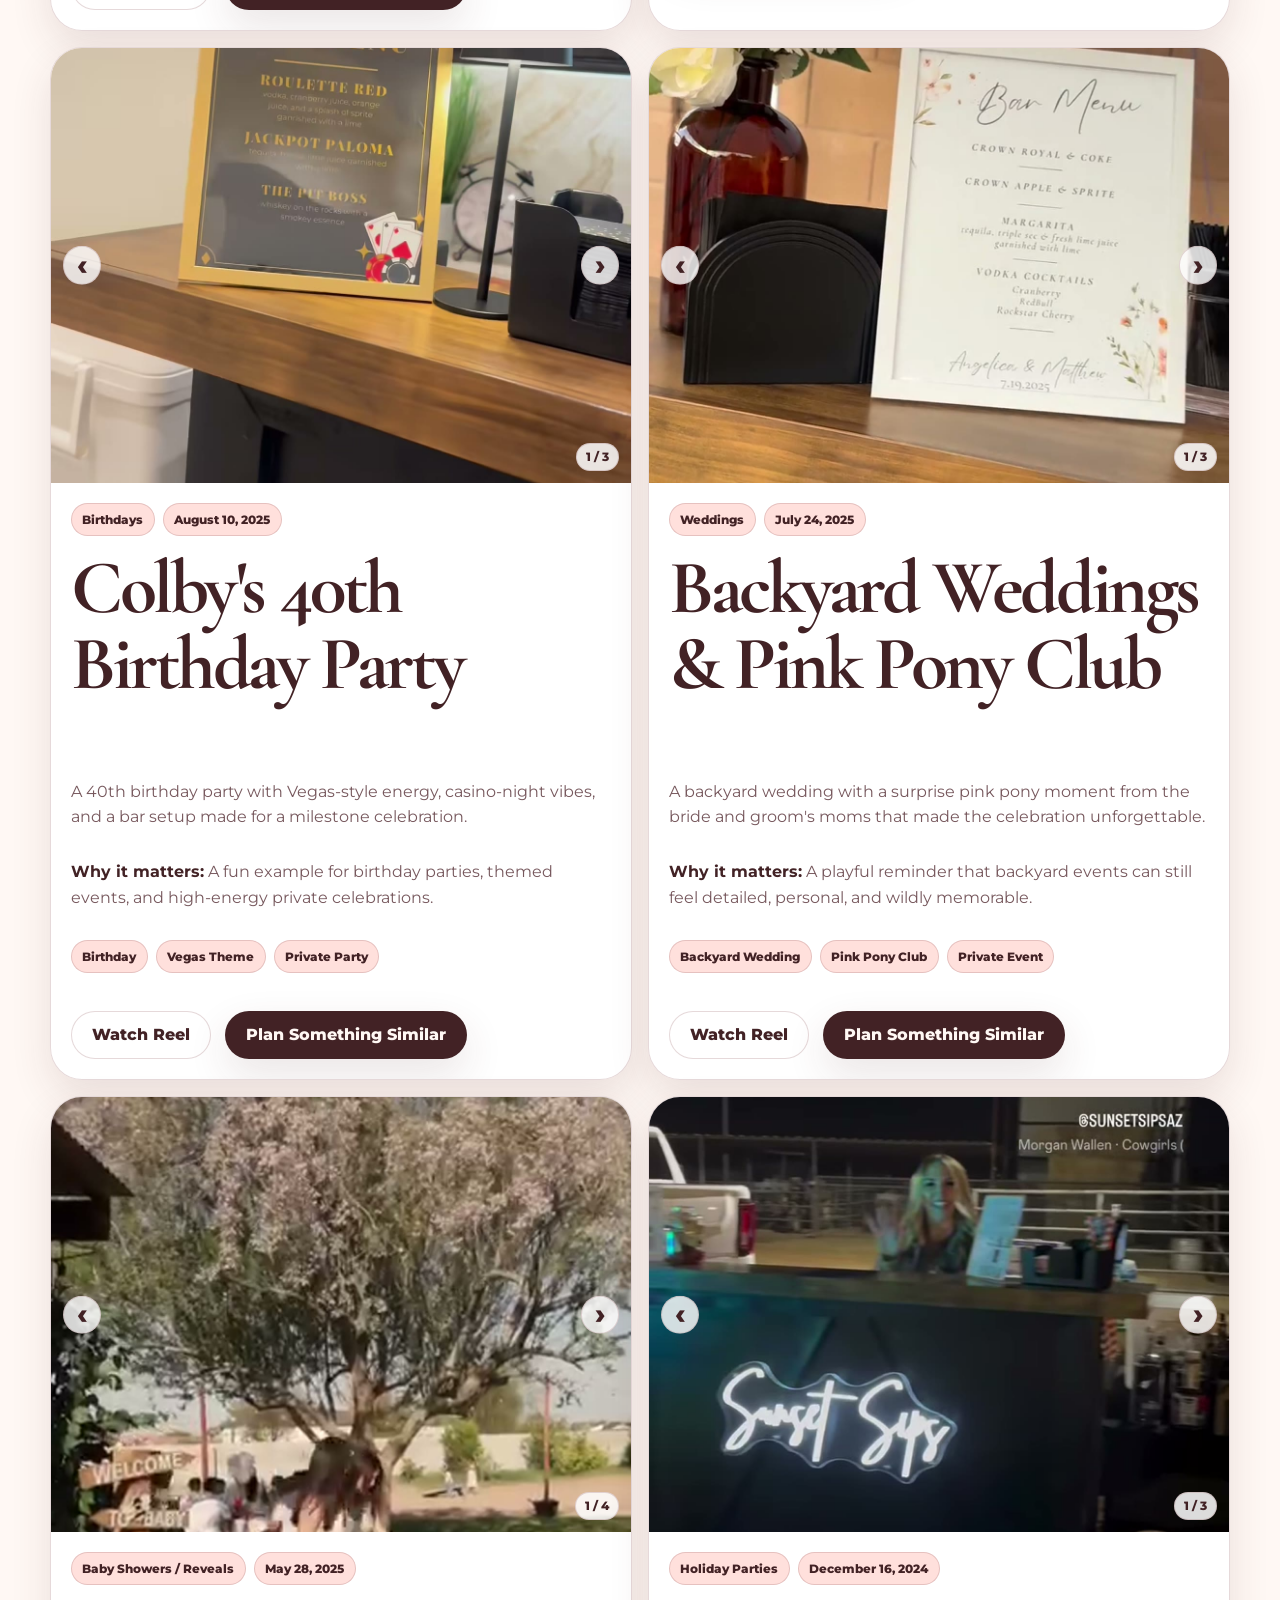
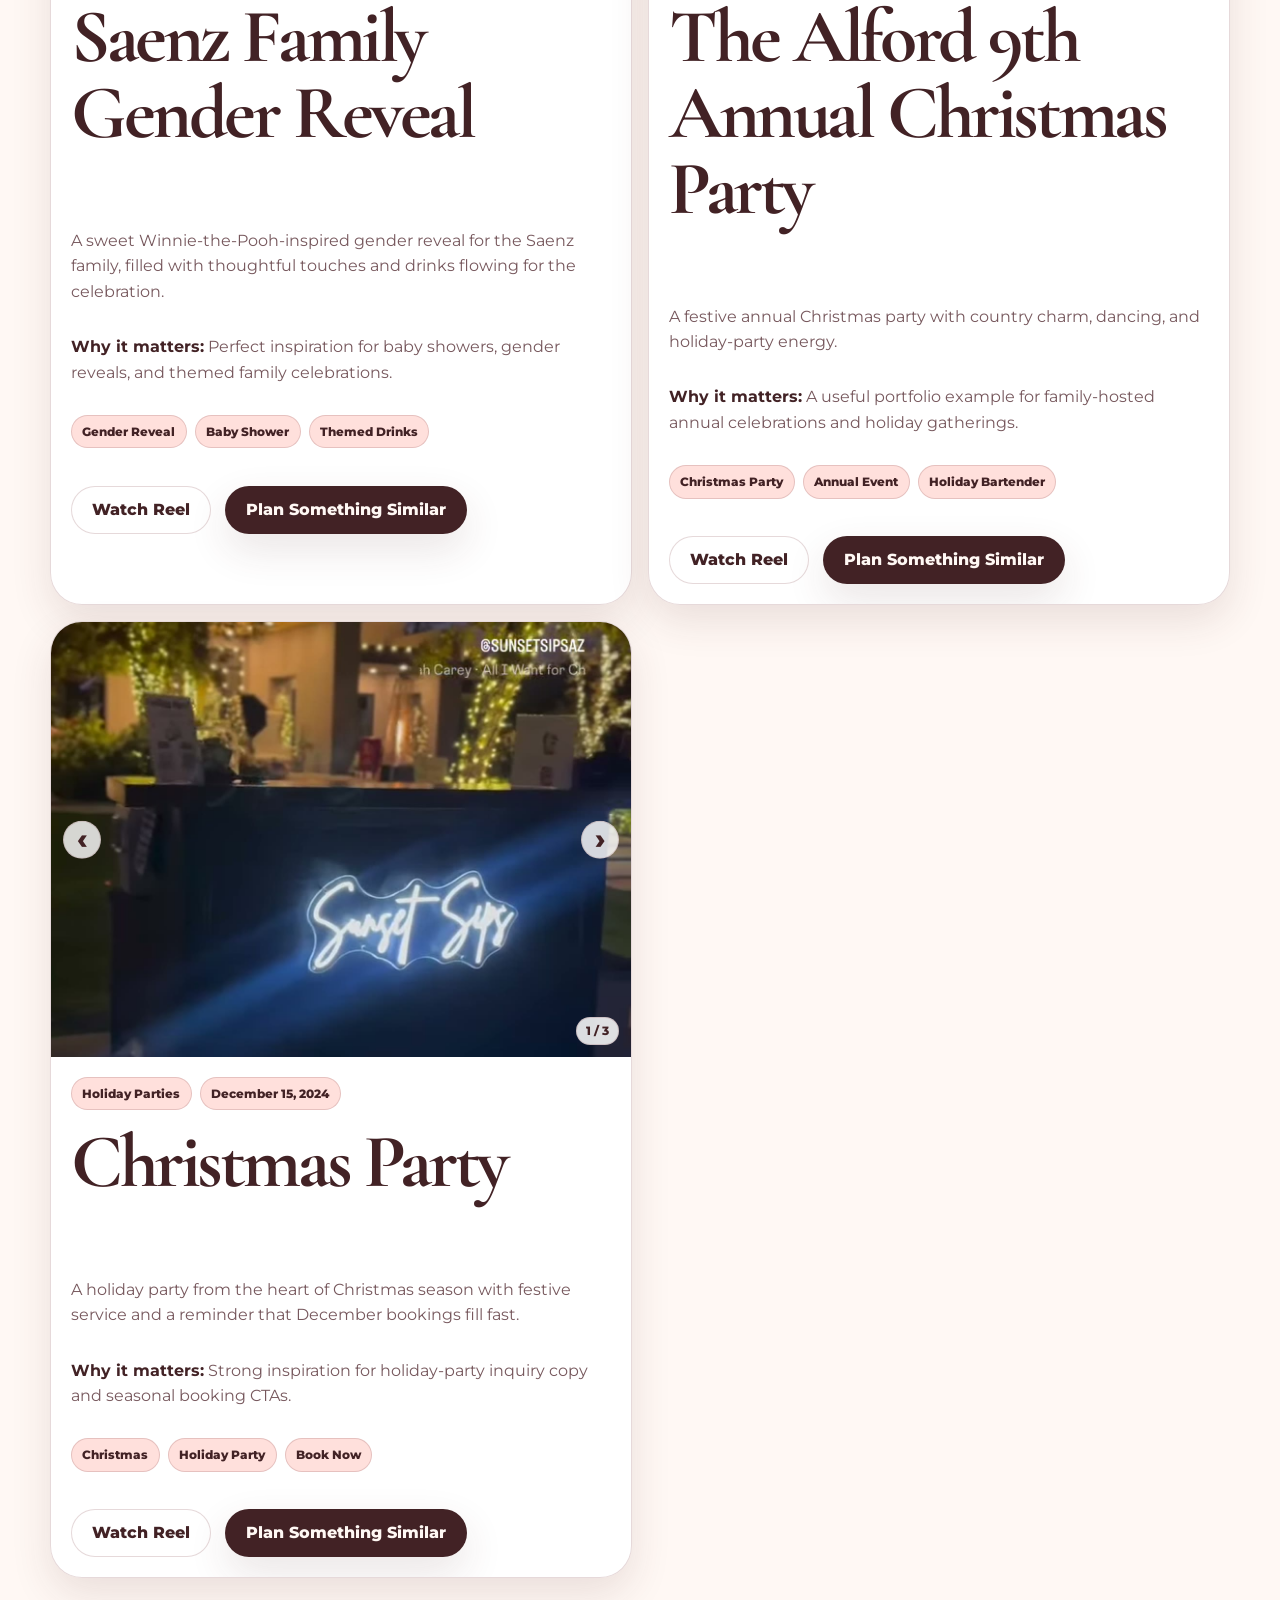
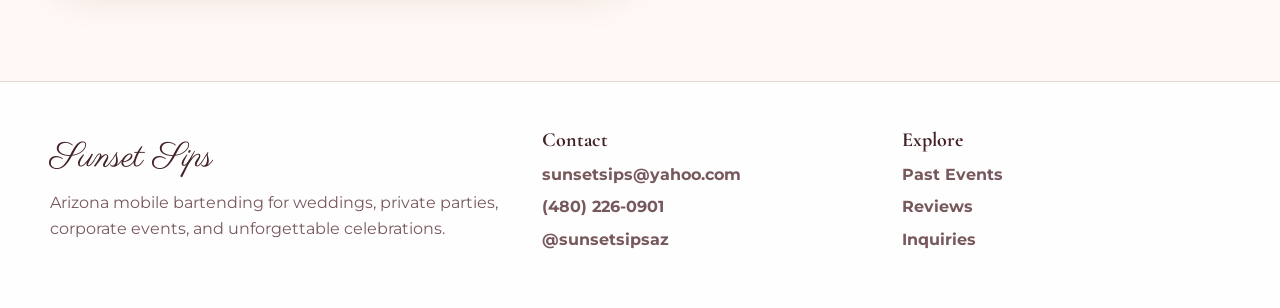
<file: pages/past-events.html>
<!doctype html>
<html lang="en" data-theme="light">
  <head>
    <meta charset="utf-8">
    <meta name="viewport" content="width=device-width, initial-scale=1">
    <title>Past Events | Sunset Sips</title>
    <meta name="description" content="Explore Sunset Sips past mobile bartending events, including weddings, birthdays, holiday parties, grand openings, baby showers, and Arizona private celebrations.">
    <link rel="icon" href="../assets/logos/favicon.png">
    <link rel="preconnect" href="https://fonts.googleapis.com">
    <link rel="preconnect" href="https://fonts.gstatic.com" crossorigin>
    <link href="https://fonts.googleapis.com/css2?family=Cormorant+Garamond:wght@500;600;700&family=Montserrat:wght@400;500;600;700&family=Parisienne&display=swap" rel="stylesheet">
    <link rel="stylesheet" href="../css/base.css">
    <link rel="stylesheet" href="../css/layout.css">
    <link rel="stylesheet" href="../css/components.css">
    <link rel="stylesheet" href="../css/themes.css">
    <link rel="stylesheet" href="../css/pages/events.css">
<link rel="stylesheet" href="../css/pages/home.css">
<script src="../js/logger.js" defer></script>
    <script src="../js/theme-toggle.js" defer></script>
    <script src="../js/navigation.js" defer></script>
    <script src="../js/app.js" defer></script>
<script src="../data/past-events.js" defer></script>
    <script src="../js/pages/past-events-page.js" defer></script>
  </head>
  <body>
    <a class="skip-link" href="#main-content">Skip to content</a>

    <header class="site-header" data-site-header>
      <nav class="site-nav" aria-label="Main navigation">
        <a class="brand-link" href="../index.html" aria-label="Sunset Sips home">
          <img class="brand-logo" src="../assets/logos/sunset-sips-mobile-bartending.jpg" alt="Sunset Sips Mobile Bartending logo">
          <span class="brand-text">
            <span class="brand-script">Sunset Sips</span>
            <span class="brand-subtitle">Mobile Bartending</span>
          </span>
        </a>

        <button class="nav-toggle" type="button" data-nav-toggle aria-expanded="false" aria-controls="primary-navigation">
          <span class="nav-toggle-line"></span>
          <span class="nav-toggle-line"></span>
          <span class="nav-toggle-line"></span>
          <span class="sr-only">Toggle navigation</span>
        </button>

        <div class="nav-links" id="primary-navigation" data-nav-links>
          <a href="../index.html" data-nav-link>Home</a>
          <a href="about.html" data-nav-link>About</a>
          <a href="past-events.html" data-nav-link>Past Events</a>
          <a href="upcoming-events.html" data-nav-link>Upcoming</a>
          <a href="reviews.html" data-nav-link>Reviews</a>
          <a href="bts.html" data-nav-link>BTS</a>
          <a class="nav-cta" href="contact.html" data-nav-link>Inquire</a>
          <button class="theme-toggle" type="button" data-theme-toggle aria-label="Switch color theme">🌙</button>
        </div>
      </nav>
    </header>

    <main id="main-content">
      <section class="page-hero section-shell">
        <div class="page-hero-copy reveal-on-scroll">
          <p class="eyebrow">Past events</p>
          <h1>Event stories, not just posts.</h1>
          <p>Browse real Sunset Sips events by category. Each card adds useful context, service ideas, and a direct link to the original Facebook Reel when available.</p>
        </div>
        <div class="page-hero-image reveal-on-scroll">
          <img src="../assets/images/drink-cheers.jpg" alt="Guests cheering drinks at a Sunset Sips event">
        </div>
      </section>

      <section class="events-section section-shell">
        <div class="filter-bar" data-event-filters aria-label="Filter past events"></div>
        <div class="card-grid" data-events-grid></div>
        <p class="events-empty-state" data-events-empty>No events matched this filter.</p>
      </section>
    </main>

    <footer class="site-footer">
      <div class="footer-grid section-shell">
        <div>
          <p class="brand-script footer-brand">Sunset Sips</p>
          <p>Arizona mobile bartending for weddings, private parties, corporate events, and unforgettable celebrations.</p>
        </div>
        <div>
          <h2>Contact</h2>
          <a href="mailto:sunsetsips@yahoo.com">sunsetsips@yahoo.com</a>
          <a href="tel:+14802260901">(480) 226-0901</a>
          <a href="https://www.instagram.com/sunsetsipsaz/" target="_blank" rel="noopener">@sunsetsipsaz</a>
        </div>
        <div>
          <h2>Explore</h2>
          <a href="past-events.html">Past Events</a>
          <a href="reviews.html">Reviews</a>
          <a href="contact.html">Inquiries</a>
        </div>
      </div>
    </footer>
  </body>
</html>
</file>
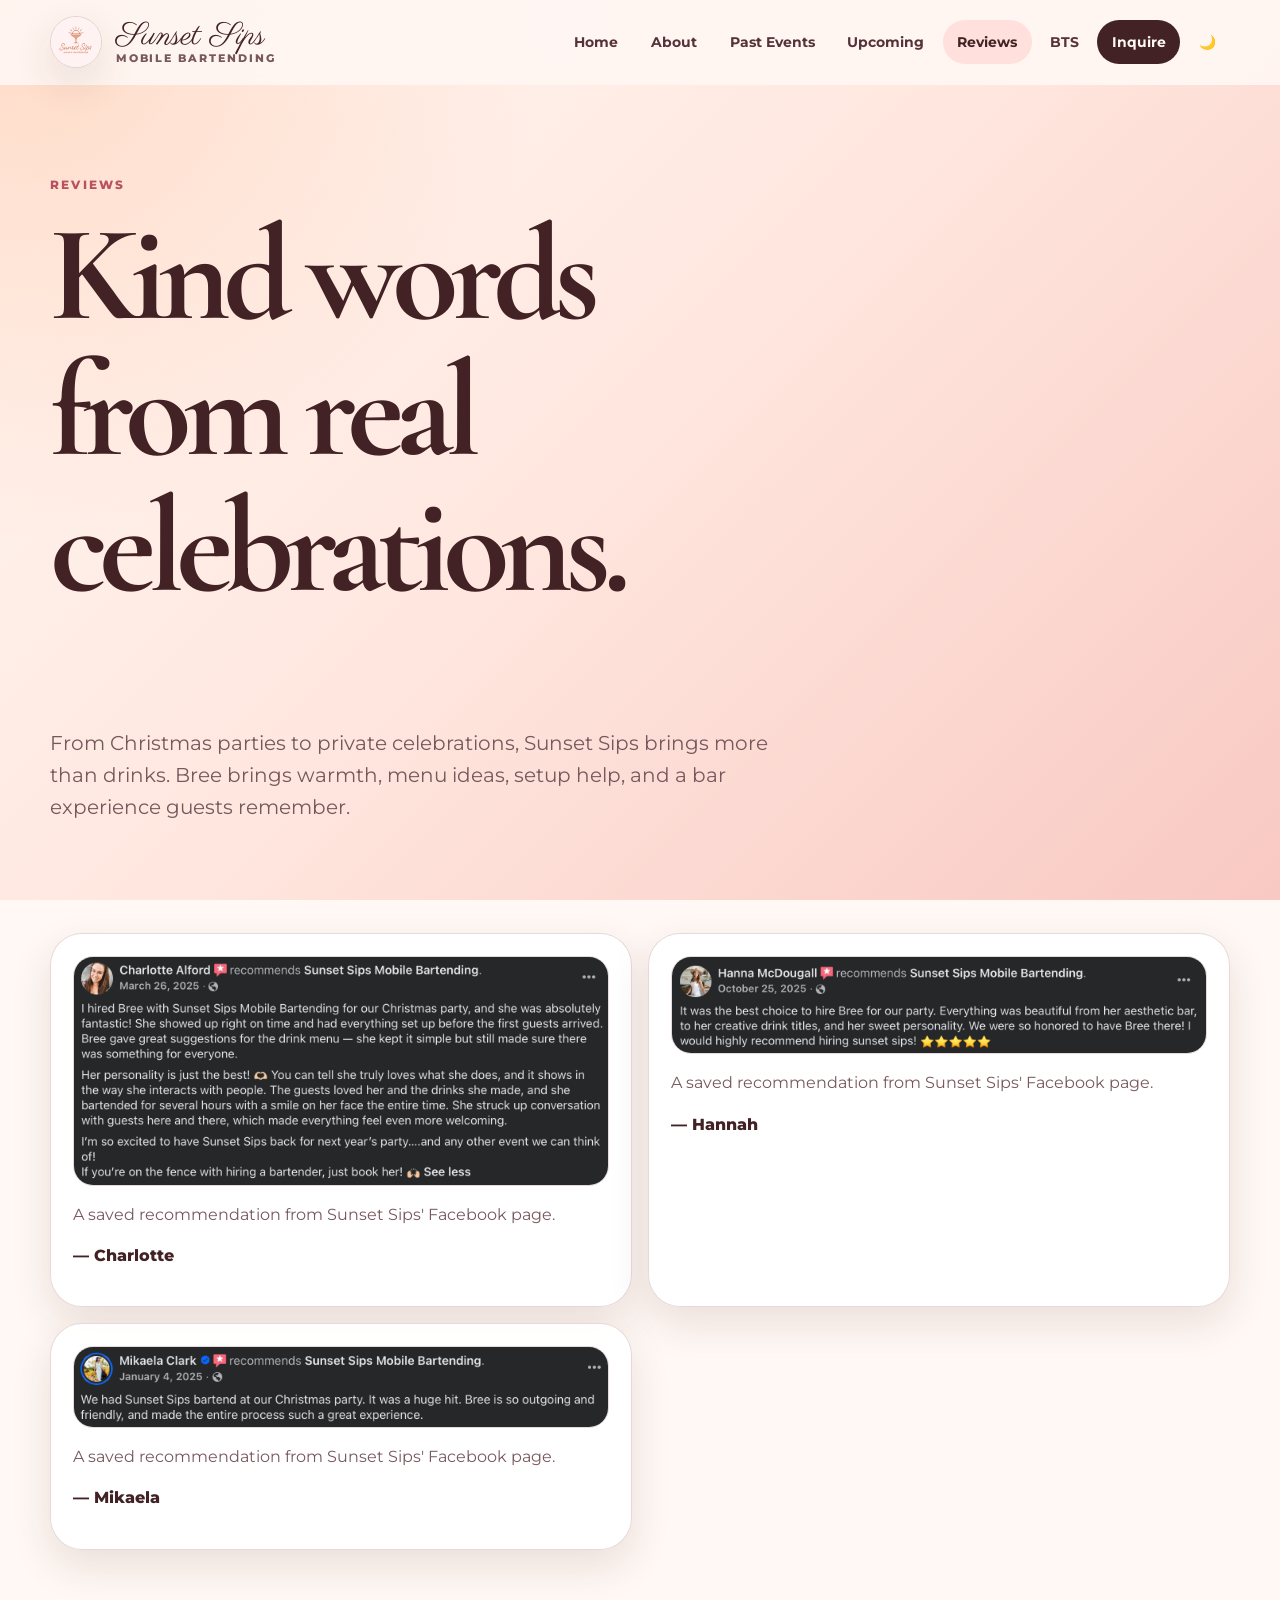
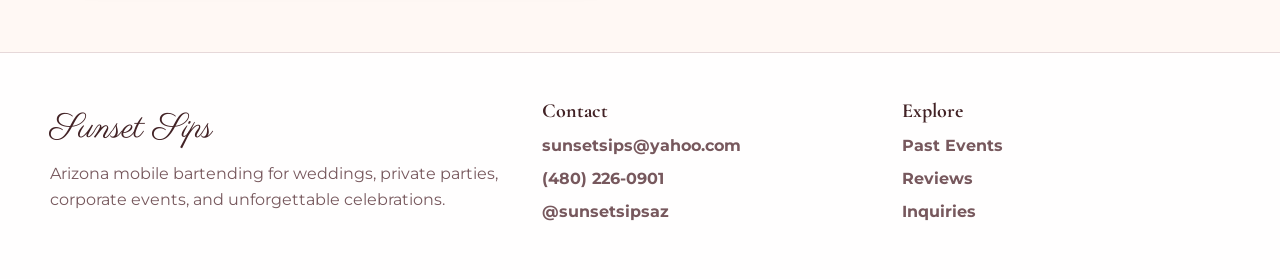
<file: pages/reviews.html>
<!doctype html>
<html lang="en" data-theme="light">
  <head>
    <meta charset="utf-8">
    <meta name="viewport" content="width=device-width, initial-scale=1">
    <title>Reviews | Sunset Sips</title>
    <meta name="description" content="Read reviews and recommendations for Sunset Sips mobile bartending in Arizona.">
    <link rel="icon" href="../assets/logos/favicon.png">
    <link rel="preconnect" href="https://fonts.googleapis.com">
    <link rel="preconnect" href="https://fonts.gstatic.com" crossorigin>
    <link href="https://fonts.googleapis.com/css2?family=Cormorant+Garamond:wght@500;600;700&family=Montserrat:wght@400;500;600;700&family=Parisienne&display=swap" rel="stylesheet">
    <link rel="stylesheet" href="../css/base.css">
    <link rel="stylesheet" href="../css/layout.css">
    <link rel="stylesheet" href="../css/components.css">
    <link rel="stylesheet" href="../css/themes.css">
    <link rel="stylesheet" href="../css/pages/reviews.css">

<script src="../js/logger.js" defer></script>
    <script src="../js/theme-toggle.js" defer></script>
    <script src="../js/navigation.js" defer></script>
    <script src="../js/app.js" defer></script>
<script src="../data/reviews.js" defer></script>
    <script src="../js/pages/reviews-page.js" defer></script>
  </head>
  <body>
    <a class="skip-link" href="#main-content">Skip to content</a>

    <header class="site-header" data-site-header>
      <nav class="site-nav" aria-label="Main navigation">
        <a class="brand-link" href="../index.html" aria-label="Sunset Sips home">
          <img class="brand-logo" src="../assets/logos/sunset-sips-mobile-bartending.jpg" alt="Sunset Sips Mobile Bartending logo">
          <span class="brand-text">
            <span class="brand-script">Sunset Sips</span>
            <span class="brand-subtitle">Mobile Bartending</span>
          </span>
        </a>

        <button class="nav-toggle" type="button" data-nav-toggle aria-expanded="false" aria-controls="primary-navigation">
          <span class="nav-toggle-line"></span>
          <span class="nav-toggle-line"></span>
          <span class="nav-toggle-line"></span>
          <span class="sr-only">Toggle navigation</span>
        </button>

        <div class="nav-links" id="primary-navigation" data-nav-links>
          <a href="../index.html" data-nav-link>Home</a>
          <a href="about.html" data-nav-link>About</a>
          <a href="past-events.html" data-nav-link>Past Events</a>
          <a href="upcoming-events.html" data-nav-link>Upcoming</a>
          <a href="reviews.html" data-nav-link>Reviews</a>
          <a href="bts.html" data-nav-link>BTS</a>
          <a class="nav-cta" href="contact.html" data-nav-link>Inquire</a>
          <button class="theme-toggle" type="button" data-theme-toggle aria-label="Switch color theme">🌙</button>
        </div>
      </nav>
    </header>

    <main id="main-content">
      <section class="page-hero page-hero-single section-shell">
        <div class="page-hero-copy reveal-on-scroll">
          <p class="eyebrow">Reviews</p>
          <h1>Kind words from real celebrations.</h1>
          <p>From Christmas parties to private celebrations, Sunset Sips brings more than drinks. Bree brings warmth, menu ideas, setup help, and a bar experience guests remember.</p>
        </div>
      </section>

      <section class="reviews-section section-shell">
        <div class="card-grid" data-reviews-grid></div>
      </section>
    </main>

    <footer class="site-footer">
      <div class="footer-grid section-shell">
        <div>
          <p class="brand-script footer-brand">Sunset Sips</p>
          <p>Arizona mobile bartending for weddings, private parties, corporate events, and unforgettable celebrations.</p>
        </div>
        <div>
          <h2>Contact</h2>
          <a href="mailto:sunsetsips@yahoo.com">sunsetsips@yahoo.com</a>
          <a href="tel:+14802260901">(480) 226-0901</a>
          <a href="https://www.instagram.com/sunsetsipsaz/" target="_blank" rel="noopener">@sunsetsipsaz</a>
        </div>
        <div>
          <h2>Explore</h2>
          <a href="past-events.html">Past Events</a>
          <a href="reviews.html">Reviews</a>
          <a href="contact.html">Inquiries</a>
        </div>
      </div>
    </footer>
  </body>
</html>
</file>
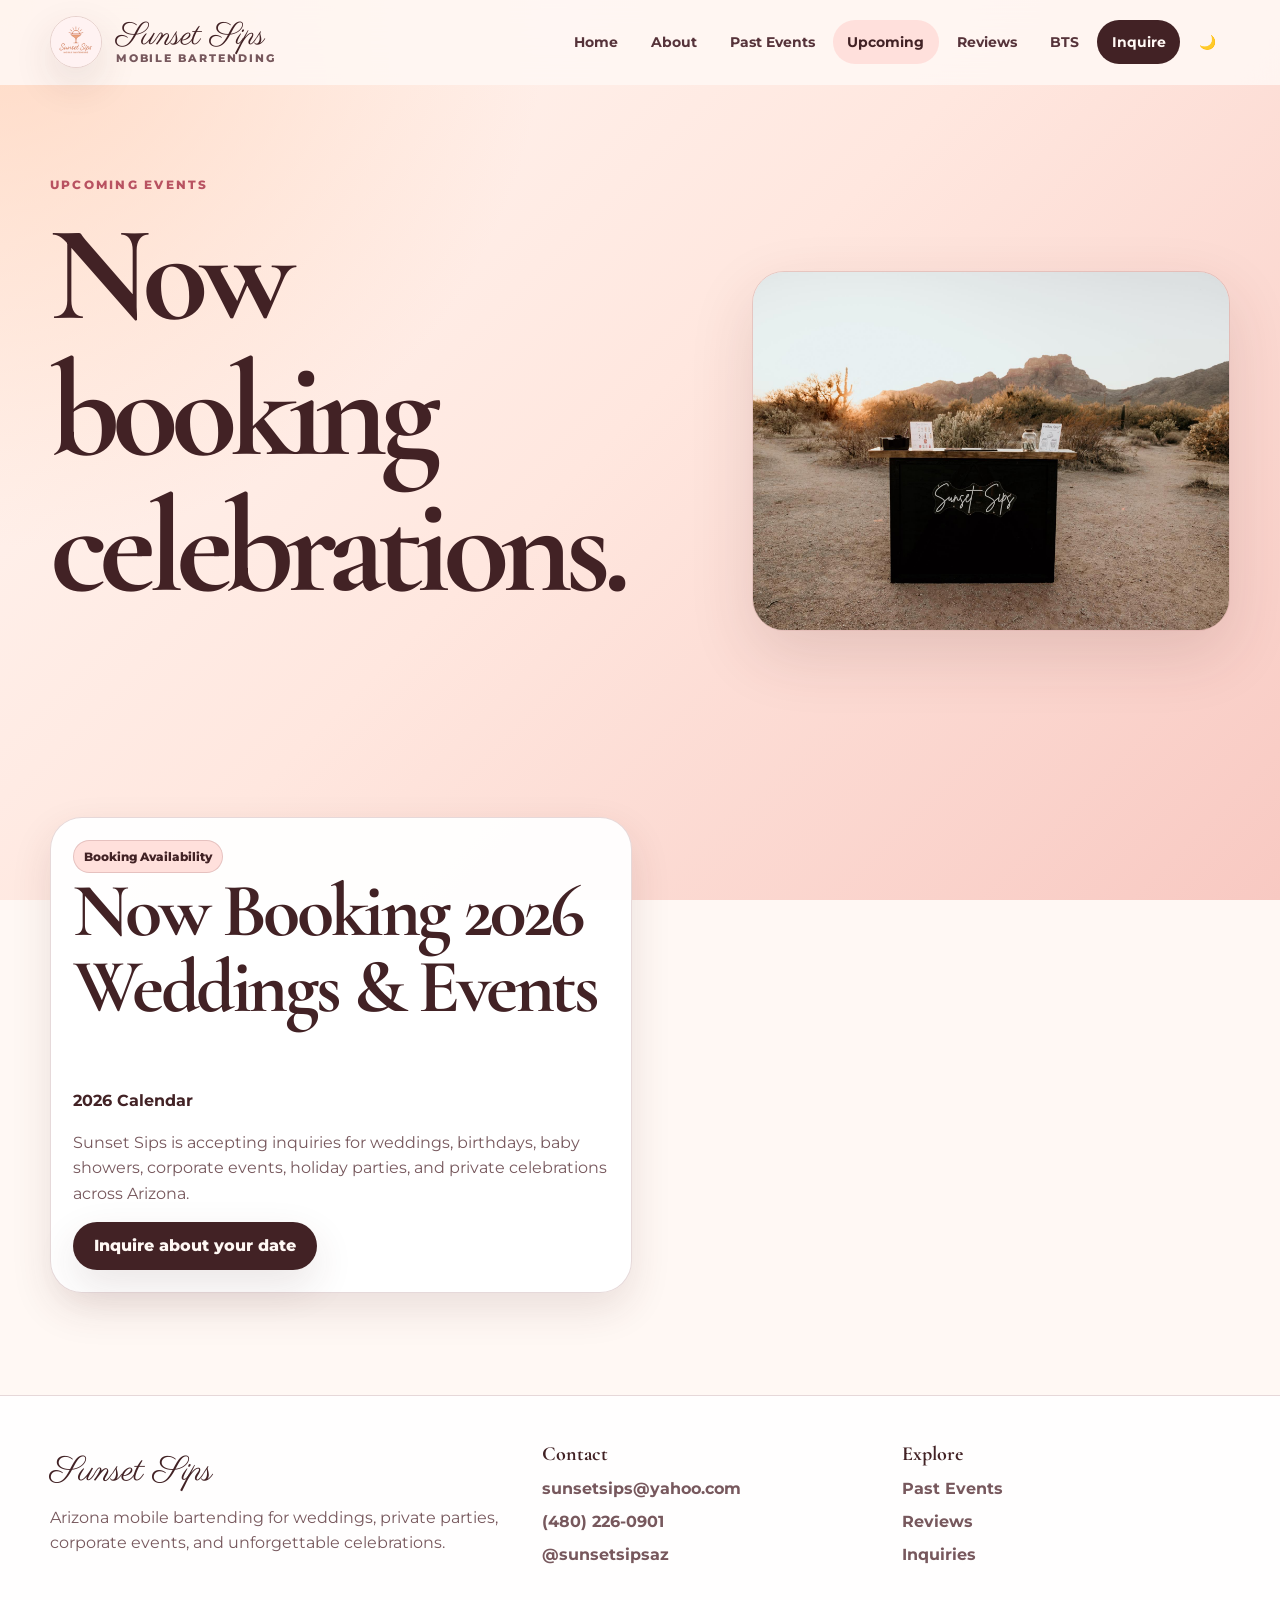
<file: pages/upcoming-events.html>
<!doctype html>
<html lang="en" data-theme="light">
  <head>
    <meta charset="utf-8">
    <meta name="viewport" content="width=device-width, initial-scale=1">
    <title>Upcoming Events | Sunset Sips</title>
    <meta name="description" content="See upcoming Sunset Sips availability and booking information for Arizona mobile bartending events.">
    <link rel="icon" href="../assets/logos/favicon.png">
    <link rel="preconnect" href="https://fonts.googleapis.com">
    <link rel="preconnect" href="https://fonts.gstatic.com" crossorigin>
    <link href="https://fonts.googleapis.com/css2?family=Cormorant+Garamond:wght@500;600;700&family=Montserrat:wght@400;500;600;700&family=Parisienne&display=swap" rel="stylesheet">
    <link rel="stylesheet" href="../css/base.css">
    <link rel="stylesheet" href="../css/layout.css">
    <link rel="stylesheet" href="../css/components.css">
    <link rel="stylesheet" href="../css/themes.css">
    <link rel="stylesheet" href="../css/pages/events.css">

<script src="../js/logger.js" defer></script>
    <script src="../js/theme-toggle.js" defer></script>
    <script src="../js/navigation.js" defer></script>
    <script src="../js/app.js" defer></script>
<script src="../data/upcoming-events.js" defer></script>
    <script src="../js/pages/upcoming-events-page.js" defer></script>
  </head>
  <body>
    <a class="skip-link" href="#main-content">Skip to content</a>

    <header class="site-header" data-site-header>
      <nav class="site-nav" aria-label="Main navigation">
        <a class="brand-link" href="../index.html" aria-label="Sunset Sips home">
          <img class="brand-logo" src="../assets/logos/sunset-sips-mobile-bartending.jpg" alt="Sunset Sips Mobile Bartending logo">
          <span class="brand-text">
            <span class="brand-script">Sunset Sips</span>
            <span class="brand-subtitle">Mobile Bartending</span>
          </span>
        </a>

        <button class="nav-toggle" type="button" data-nav-toggle aria-expanded="false" aria-controls="primary-navigation">
          <span class="nav-toggle-line"></span>
          <span class="nav-toggle-line"></span>
          <span class="nav-toggle-line"></span>
          <span class="sr-only">Toggle navigation</span>
        </button>

        <div class="nav-links" id="primary-navigation" data-nav-links>
          <a href="../index.html" data-nav-link>Home</a>
          <a href="about.html" data-nav-link>About</a>
          <a href="past-events.html" data-nav-link>Past Events</a>
          <a href="upcoming-events.html" data-nav-link>Upcoming</a>
          <a href="reviews.html" data-nav-link>Reviews</a>
          <a href="bts.html" data-nav-link>BTS</a>
          <a class="nav-cta" href="contact.html" data-nav-link>Inquire</a>
          <button class="theme-toggle" type="button" data-theme-toggle aria-label="Switch color theme">🌙</button>
        </div>
      </nav>
    </header>

    <main id="main-content">
      <section class="page-hero section-shell">
        <div class="page-hero-copy reveal-on-scroll">
          <p class="eyebrow">Upcoming events</p>
          <h1>Now booking celebrations.</h1>
          <!-- Until Bree confirms public events to promote, this page can work as a booking availability page and direct visitors toward inquiries. -->
        </div>
        <div class="page-hero-image reveal-on-scroll">
          <img src="../assets/images/backgrounds/desert-background.jpg" alt="Arizona sunset background">
        </div>
      </section>

      <section class="events-section section-shell">
        <div class="card-grid" data-upcoming-events-grid></div>
      </section>
    </main>

    <footer class="site-footer">
      <div class="footer-grid section-shell">
        <div>
          <p class="brand-script footer-brand">Sunset Sips</p>
          <p>Arizona mobile bartending for weddings, private parties, corporate events, and unforgettable celebrations.</p>
        </div>
        <div>
          <h2>Contact</h2>
          <a href="mailto:sunsetsips@yahoo.com">sunsetsips@yahoo.com</a>
          <a href="tel:+14802260901">(480) 226-0901</a>
          <a href="https://www.instagram.com/sunsetsipsaz/" target="_blank" rel="noopener">@sunsetsipsaz</a>
        </div>
        <div>
          <h2>Explore</h2>
          <a href="past-events.html">Past Events</a>
          <a href="reviews.html">Reviews</a>
          <a href="contact.html">Inquiries</a>
        </div>
      </div>
    </footer>
  </body>
</html>
</file>
<file: css/base.css>
:root {
  color-scheme: light dark;
  --font-heading: "Cormorant Garamond", Georgia, serif;
  --font-body: "Montserrat", Arial, sans-serif;
  --font-script: "Parisienne", cursive;
  --radius-small: 0.75rem;
  --radius-medium: 1.25rem;
  --radius-large: 2rem;
  --shadow-soft: 0 1.5rem 4rem rgba(82, 39, 44, 0.14);
  --shadow-card: 0 1rem 2.5rem rgba(82, 39, 44, 0.12);
  --max-width: 1180px;
  --section-padding: clamp(4rem, 8vw, 7rem);
}

* { box-sizing: border-box; }

html { scroll-behavior: smooth; }

body {
  margin: 0;
  min-height: 100vh;
  background: var(--color-page-bg);
  color: var(--color-text);
  font-family: var(--font-body);
  line-height: 1.6;
}

body.nav-open { overflow: hidden; }

img, video {
  display: block;
  max-width: 100%;
}

a {
  color: inherit;
  text-decoration: none;
}

button, input, textarea, select { font: inherit; }

button { cursor: pointer; }

h1, h2, h3, p { margin-top: 0; }

h1, h2, h3 {
  color: var(--color-heading);
  font-family: var(--font-heading);
  line-height: 1;
}

h1 {
  max-width: 11ch;
  font-size: clamp(4rem, 11vw, 8.5rem);
  letter-spacing: -0.06em;
}

h2 {
  font-size: clamp(2.4rem, 6vw, 4.75rem);
  letter-spacing: -0.045em;
}

h3 {
  font-size: clamp(1.65rem, 3vw, 2.15rem);
  letter-spacing: -0.025em;
}

p { color: var(--color-muted); }

strong { color: var(--color-heading); }

.sr-only {
  position: absolute;
  width: 1px;
  height: 1px;
  padding: 0;
  margin: -1px;
  overflow: hidden;
  clip: rect(0, 0, 0, 0);
  white-space: nowrap;
  border: 0;
}

.skip-link {
  position: absolute;
  top: 1rem;
  left: 1rem;
  z-index: 1000;
  transform: translateY(-200%);
  padding: 0.75rem 1rem;
  border-radius: 999px;
  background: var(--color-heading);
  color: var(--color-page-bg);
  font-weight: 700;
}

.skip-link:focus { transform: translateY(0); }

.brand-script { font-family: var(--font-script); }

.eyebrow {
  margin-bottom: 0.75rem;
  color: var(--color-accent-strong);
  font-size: 0.78rem;
  font-weight: 800;
  letter-spacing: 0.18em;
  text-transform: uppercase;
}

.reveal-on-scroll {
  opacity: 0;
  transform: translateY(1.5rem);
  transition: opacity 650ms ease, transform 650ms ease;
}

.reveal-on-scroll.is-visible {
  opacity: 1;
  transform: translateY(0);
}

@media (prefers-reduced-motion: reduce) {
  *, *::before, *::after {
    scroll-behavior: auto !important;
    transition-duration: 0.01ms !important;
    animation-duration: 0.01ms !important;
    animation-iteration-count: 1 !important;
  }

  .reveal-on-scroll {
    opacity: 1;
    transform: none;
  }
}
</file>
<file: css/layout.css>
.section-shell {
  width: min(var(--max-width), calc(100% - 2rem));
  margin-inline: auto;
}

.site-header {
  position: sticky;
  top: 0;
  z-index: 100;
  border-bottom: 1px solid transparent;
  background: color-mix(in srgb, var(--color-page-bg) 88%, transparent);
  backdrop-filter: blur(18px);
  transition: border-color 200ms ease, box-shadow 200ms ease;
}

.site-header.is-scrolled {
  border-color: var(--color-border);
  box-shadow: 0 0.75rem 2rem rgba(31, 15, 19, 0.08);
}

.site-nav {
  display: flex;
  align-items: center;
  justify-content: space-between;
  width: min(var(--max-width), calc(100% - 2rem));
  min-height: 5.25rem;
  margin-inline: auto;
  gap: 1rem;
}

.brand-link {
  display: inline-flex;
  align-items: center;
  gap: 0.85rem;
  min-width: 0;
}

.brand-logo {
  width: 3.25rem;
  height: 3.25rem;
  border: 1px solid var(--color-border);
  border-radius: 50%;
  object-fit: cover;
  box-shadow: var(--shadow-card);
}

.brand-text {
  display: grid;
  line-height: 1;
}

.brand-text .brand-script {
  color: var(--color-heading);
  font-size: 2rem;
}

.brand-subtitle {
  color: var(--color-muted);
  font-size: 0.68rem;
  font-weight: 800;
  letter-spacing: 0.18em;
  text-transform: uppercase;
}

.nav-links {
  display: flex;
  align-items: center;
  gap: 0.25rem;
}

.nav-links a, .theme-toggle {
  border-radius: 999px;
  padding: 0.7rem 0.9rem;
  color: var(--color-text);
  font-size: 0.86rem;
  font-weight: 700;
  transition: background 180ms ease, color 180ms ease, transform 180ms ease;
}

.nav-links a:hover,
.nav-links a[aria-current="page"],
.theme-toggle:hover {
  background: var(--color-accent-soft);
  color: var(--color-heading);
}

.nav-cta {
  background: var(--color-heading);
  color: var(--color-page-bg) !important;
}

.theme-toggle, .nav-toggle {
  border: 0;
  background: transparent;
}

.nav-toggle {
  display: none;
  width: 2.75rem;
  height: 2.75rem;
  border-radius: 999px;
  background: var(--color-surface);
  box-shadow: var(--shadow-card);
}

.nav-toggle-line {
  display: block;
  width: 1.25rem;
  height: 2px;
  margin: 0.28rem auto;
  border-radius: 999px;
  background: var(--color-heading);
}

.split-section {
  display: grid;
  grid-template-columns: minmax(0, 0.85fr) minmax(0, 1.15fr);
  gap: clamp(2rem, 6vw, 5rem);
  align-items: start;
  padding-block: var(--section-padding);
}

.section-copy {
  position: sticky;
  top: 7rem;
}

.section-heading {
  max-width: 760px;
  margin-bottom: 2rem;
}

.site-footer {
  border-top: 1px solid var(--color-border);
  background: color-mix(in srgb, var(--color-surface) 92%, transparent);
}

.footer-grid {
  display: grid;
  grid-template-columns: 1.4fr 1fr 1fr;
  gap: 2rem;
  padding-block: 3rem;
}

.footer-grid h2 {
  margin-bottom: 0.75rem;
  font-size: 1.25rem;
  letter-spacing: 0;
}

.footer-grid a {
  display: block;
  width: fit-content;
  margin-bottom: 0.45rem;
  color: var(--color-muted);
  font-weight: 700;
}

.footer-grid a:hover { color: var(--color-accent-strong); }

.footer-social-link,
.footer-icon-link {
  display: flex !important;
  align-items: center;
  gap: 0.45rem;
  width: fit-content;
}

.footer-social-icon,
.footer-contact-icon {
  width: 1.1rem;
  height: 1.1rem;
  flex: 0 0 auto;
  fill: currentColor;
}

.footer-brand {
  margin-bottom: 0.25rem;
  color: var(--color-heading);
  font-size: 2.2rem;
}

@media (max-width: 900px) {
  .nav-toggle { display: block; }

  .nav-links {
    position: fixed;
    inset: 5.25rem 1rem auto 1rem;
    display: grid;
    gap: 0.35rem;
    padding: 1rem;
    border: 1px solid var(--color-border);
    border-radius: var(--radius-large);
    background: var(--color-surface);
    box-shadow: var(--shadow-soft);
    opacity: 0;
    pointer-events: none;
    transform: translateY(-0.75rem);
    transition: opacity 180ms ease, transform 180ms ease;
  }

  body.nav-open .nav-links {
    opacity: 1;
    pointer-events: auto;
    transform: translateY(0);
  }

  .nav-links a, .theme-toggle {
    width: 100%;
    text-align: left;
  }

  .split-section, .footer-grid {
    grid-template-columns: 1fr;
  }

  .section-copy { position: static; }
}
</file>
<file: css/components.css>
.button {
  display: inline-flex;
  align-items: center;
  justify-content: center;
  min-height: 3rem;
  border: 1px solid transparent;
  border-radius: 999px;
  padding: 0.85rem 1.25rem;
  font-weight: 800;
  line-height: 1;
  transition: transform 180ms ease, box-shadow 180ms ease, background 180ms ease;
}

.button:hover { transform: translateY(-2px); }

.button-primary {
  background: var(--color-heading);
  color: var(--color-page-bg);
  box-shadow: var(--shadow-card);
}

.button-secondary {
  border-color: var(--color-border);
  background: var(--color-surface);
  color: var(--color-heading);
}

.button-light {
  background: var(--color-page-bg);
  color: var(--color-heading);
}

.text-link {
  display: inline-flex;
  align-items: center;
  gap: 0.4rem;
  color: var(--color-accent-strong);
  font-weight: 800;
}

.text-link::after {
  content: "→";
  transition: transform 180ms ease;
}

.text-link:hover::after { transform: translateX(0.25rem); }

.feature-grid, .card-grid {
  display: grid;
  grid-template-columns: repeat(2, minmax(0, 1fr));
  gap: 1rem;
}

.feature-card, .content-card, .event-card, .review-card, .bts-card {
  border: 1px solid var(--color-border);
  border-radius: var(--radius-large);
  background: color-mix(in srgb, var(--color-surface) 94%, transparent);
  box-shadow: var(--shadow-card);
}

.feature-card, .content-card, .review-card, .bts-card { padding: 1.35rem; }

.feature-card h3, .content-card h3, .review-card h3, .bts-card h3 { margin-bottom: 0.6rem; }

.event-card { overflow: hidden; }

.event-card img, .showcase-card img, .page-hero-image img, .bts-card img {
  width: 100%;
  aspect-ratio: 4 / 3;
  object-fit: cover;
}

.page-hero-image img.image-focus-top,
.event-card img.image-focus-top,
.showcase-card img.image-focus-top {
  object-position: center top;
}

.page-hero-image img.image-focus-upper,
.event-card img.image-focus-upper,
.showcase-card img.image-focus-upper {
  object-position: center 28%;
}

.page-hero-image img.image-focus-center,
.event-card img.image-focus-center,
.showcase-card img.image-focus-center {
  object-position: center center;
}

.page-hero-image img.image-contain,
.event-card img.image-contain,
.showcase-card img.image-contain {
  object-fit: contain;
  background: var(--color-surface-soft);
}

.event-card-body {
  display: grid;
  gap: 0.85rem;
  padding: 1.25rem;
}

.event-meta, .tag-list {
  display: flex;
  flex-wrap: wrap;
  gap: 0.5rem;
}

.pill {
  display: inline-flex;
  align-items: center;
  width: fit-content;
  border: 1px solid var(--color-border);
  border-radius: 999px;
  padding: 0.38rem 0.65rem;
  background: var(--color-accent-soft);
  color: var(--color-heading);
  font-size: 0.75rem;
  font-weight: 800;
}

.page-hero {
  display: grid;
  grid-template-columns: minmax(0, 1fr) minmax(280px, 0.75fr);
  gap: clamp(2rem, 6vw, 4rem);
  align-items: center;
  padding-block: clamp(3rem, 7vw, 6rem);
}

.page-hero-copy { max-width: 760px; }

.page-hero-copy h1 { max-width: 12ch; }

.page-hero-image {
  overflow: hidden;
  border: 1px solid var(--color-border);
  border-radius: var(--radius-large);
  box-shadow: var(--shadow-soft);
}

.filter-bar {
  display: flex;
  flex-wrap: wrap;
  gap: 0.5rem;
  margin-bottom: 1.5rem;
}

.filter-button {
  border: 1px solid var(--color-border);
  border-radius: 999px;
  padding: 0.65rem 0.95rem;
  background: var(--color-surface);
  color: var(--color-text);
  font-weight: 800;
}

.filter-button.is-active {
  background: var(--color-heading);
  color: var(--color-page-bg);
}

.form-grid { display: grid; gap: 1rem; }

.form-row {
  display: grid;
  grid-template-columns: repeat(2, minmax(0, 1fr));
  gap: 1rem;
}

.form-field {
  display: grid;
  gap: 0.45rem;
}

.form-field label {
  color: var(--color-heading);
  font-weight: 800;
}

.form-field input, .form-field select, .form-field textarea {
  width: 100%;
  border: 1px solid var(--color-border);
  border-radius: var(--radius-small);
  padding: 0.85rem 0.95rem;
  background: var(--color-surface);
  color: var(--color-text);
}

.form-field textarea {
  min-height: 9rem;
  resize: vertical;
}

.form-status {
  min-height: 1.5rem;
  color: var(--color-accent-strong);
  font-weight: 800;
}

@media (max-width: 760px) {
  .feature-grid, .card-grid, .page-hero, .form-row {
    grid-template-columns: 1fr;
  }
}
</file>
<file: css/themes.css>
html[data-theme="light"] {
  --color-page-bg: #fff8f4;
  --color-surface: #ffffff;
  --color-surface-soft: #fff0ea;
  --color-surface-strong: #f7d9cf;
  --color-heading: #422225;
  --color-text: #56333a;
  --color-muted: #77585d;
  --color-border: rgba(143, 82, 86, 0.22);
  --color-accent: #dc7e83;
  --color-accent-strong: #b85261;
  --color-accent-soft: #ffe0dc;
  --color-gold: #c69b61;
  --color-contrast: #32191d;
  --color-contrast-text: #fff8f4;
  --hero-gradient: radial-gradient(circle at top left, rgba(255, 205, 177, 0.7), transparent 35%), linear-gradient(135deg, #fff8f4 0%, #ffe7df 48%, #f8c9c2 100%);
}

html[data-theme="dark"] {
  --color-page-bg: #170e12;
  --color-surface: #24171c;
  --color-surface-soft: #302026;
  --color-surface-strong: #513239;
  --color-heading: #fff5ec;
  --color-text: #f5dfd5;
  --color-muted: #d7b8b1;
  --color-border: rgba(245, 213, 196, 0.18);
  --color-accent: #f2a4a1;
  --color-accent-strong: #ffd0b9;
  --color-accent-soft: rgba(242, 164, 161, 0.16);
  --color-gold: #e6bf7b;
  --color-contrast: #ffe4d8;
  --color-contrast-text: #201014;
  --hero-gradient: radial-gradient(circle at top left, rgba(242, 164, 161, 0.24), transparent 35%), linear-gradient(135deg, #170e12 0%, #241117 46%, #4b2428 100%);
}

body {
  background-image: var(--hero-gradient);
  background-attachment: fixed;
}
</file>
<file: css/pages/home.css>
.hero {
  display: grid;
  grid-template-columns: minmax(0, 0.96fr) minmax(280px, 0.78fr);
  gap: clamp(2.75rem, 7vw, 5.75rem);
  align-items: center;
  min-height: calc(100vh - 5.25rem);
  padding-block: clamp(3rem, 7vw, 6rem);
}

.hero h1 {
  max-width: 10.75ch;
  font-size: clamp(3.25rem, 8vw, 6.6rem);
  overflow-wrap: normal;
}

.hero-lead {
  max-width: 650px;
  font-size: clamp(1.05rem, 2vw, 1.35rem);
}

.hero-actions, .centered-action {
  display: flex;
  flex-wrap: wrap;
  gap: 0.85rem;
  margin-top: 1.5rem;
}

.hero-highlights {
  display: flex;
  flex-wrap: wrap;
  gap: 0.5rem;
  padding: 0;
  margin: 1.5rem 0 0;
  list-style: none;
}

.hero-highlights li {
  border: 1px solid var(--color-border);
  border-radius: 999px;
  padding: 0.45rem 0.7rem;
  background: color-mix(in srgb, var(--color-surface) 72%, transparent);
  color: var(--color-heading);
  font-size: 0.8rem;
  font-weight: 800;
}

.hero-media { position: relative; }

.hero-media img {
  width: 100%;
  min-height: 460px;
  border: 1px solid var(--color-border);
  border-radius: var(--radius-large);
  object-fit: cover;
  box-shadow: var(--shadow-soft);
}

.floating-card {
  position: absolute;
  right: -1rem;
  bottom: 2rem;
  display: grid;
  max-width: 15rem;
  border: 1px solid var(--color-border);
  border-radius: var(--radius-medium);
  padding: 1rem;
  background: color-mix(in srgb, var(--color-surface) 90%, transparent);
  box-shadow: var(--shadow-soft);
}

.floating-card-number {
  color: var(--color-accent-strong);
  font-family: var(--font-heading);
  font-size: 2.75rem;
  font-weight: 700;
  line-height: 1;
}

.floating-card-text {
  color: var(--color-heading);
  font-weight: 800;
}

.showcase-section { padding-block: var(--section-padding); }

.showcase-row {
  display: grid;
  grid-template-columns: repeat(3, minmax(0, 1fr));
  gap: 1rem;
}

.showcase-card {
  overflow: hidden;
  border: 1px solid var(--color-border);
  border-radius: var(--radius-large);
  background: var(--color-surface);
  box-shadow: var(--shadow-card);
}

.showcase-card h3, .showcase-card p { padding-inline: 1.2rem; }

.showcase-card h3 { margin-top: 1.1rem; }

.showcase-card p { padding-bottom: 1.2rem; }

.cta-band {
  display: flex;
  align-items: center;
  justify-content: space-between;
  gap: 2rem;
  margin-bottom: var(--section-padding);
  border-radius: var(--radius-large);
  padding: clamp(1.5rem, 4vw, 3rem);
  background: linear-gradient(135deg, var(--color-heading), var(--color-accent-strong));
  box-shadow: var(--shadow-soft);
}

.cta-band h2, .cta-band p, .cta-band .eyebrow {
  color: var(--color-contrast-text);
}

@media (max-width: 900px) {
  .hero, .showcase-row { grid-template-columns: 1fr; }
  .hero-media img { min-height: 340px; }
  .floating-card { right: 1rem; }
  .cta-band {
    align-items: flex-start;
    flex-direction: column;
  }
}
</file>
<file: css/pages/about.css>
.about-story {
    padding-bottom: var(--section-padding);
}

.about-story .content-card {
    max-width: 860px;
}

.about-story p {
    font-size: 1.05rem;
}

.about-page .page-hero-image {
    justify-self: end;
    width: min(100%, 430px);
}

.about-page .page-hero-image img.image-contain {
    aspect-ratio: 2 / 3;
    object-fit: cover;
    object-position: center 36%;
    background: transparent;
}

@media (max-width: 760px) {
    .about-page .page-hero-image {
        justify-self: center;
        width: min(100%, 380px);
    }
}
</file>
<file: css/pages/bts.css>
.bts-section {
  padding-bottom: var(--section-padding);
}

.bts-card {
  overflow: hidden;
}

.bts-card h2,
.bts-card p,
.bts-card .hero-actions {
  padding-inline: 1.35rem;
}

.bts-card h2 {
  margin-top: 1.35rem;
}

.bts-card .hero-actions {
  padding-bottom: 1.35rem;
}

.bts-carousel {
  position: relative;
  overflow: hidden;
  width: 100%;
  aspect-ratio: 4 / 3;
  border-bottom: 1px solid var(--color-border);
  background: var(--color-surface-soft);
}

.bts-carousel-empty {
  display: grid;
  place-items: center;
  padding: 1rem;
  color: var(--color-muted);
  text-align: center;
}

.bts-carousel-image {
  position: absolute;
  inset: 0;
  width: 100%;
  height: 100%;
  object-fit: cover;
  opacity: 0;
  transition: opacity 220ms ease;
}

.bts-carousel-image.is-active {
  opacity: 1;
}

.bts-carousel-contain .bts-carousel-image {
  object-fit: contain;
  background: var(--color-surface-soft);
}

.bts-carousel-button {
  position: absolute;
  top: 50%;
  z-index: 2;
  display: grid;
  place-items: center;
  width: 2.5rem;
  height: 2.5rem;
  border: 1px solid var(--color-border);
  border-radius: 999px;
  background: color-mix(in srgb, var(--color-surface) 88%, transparent);
  color: var(--color-heading);
  font-size: 1.8rem;
  font-weight: 800;
  line-height: 1;
  transform: translateY(-50%);
  box-shadow: var(--shadow-card);
}

.bts-carousel-button:hover {
  background: var(--color-accent-soft);
}

.bts-carousel-button-previous {
  left: 0.75rem;
}

.bts-carousel-button-next {
  right: 0.75rem;
}

.bts-carousel-count {
  position: absolute;
  right: 0.75rem;
  bottom: 0.75rem;
  z-index: 2;
  border: 1px solid var(--color-border);
  border-radius: 999px;
  padding: 0.35rem 0.65rem;
  background: color-mix(in srgb, var(--color-surface) 88%, transparent);
  color: var(--color-heading);
  font-size: 0.75rem;
  font-weight: 800;
  box-shadow: var(--shadow-card);
}
</file>
<file: css/pages/contact.css>
.contact-section { padding-bottom: var(--section-padding); }

.contact-grid {
  display: grid;
  grid-template-columns: minmax(0, 1fr) minmax(280px, 0.75fr);
  gap: clamp(2rem, 5vw, 4rem);
  align-items: start;
}

.contact-card {
  display: grid;
  gap: 0.85rem;
  border: 1px solid var(--color-border);
  border-radius: var(--radius-large);
  padding: 1.35rem;
  background: var(--color-surface);
  box-shadow: var(--shadow-card);
}

.contact-card a {
  color: var(--color-accent-strong);
  font-weight: 800;
}

.inquiry-fallback {
  display: grid;
  gap: 0.85rem;
  border: 1px solid var(--color-border);
  border-radius: var(--radius-medium);
  padding: 1rem;
  background: var(--color-accent-soft);
}

.inquiry-fallback[hidden] {
  display: none;
}

.inquiry-fallback-title {
  margin-bottom: 0;
  color: var(--color-heading);
  font-weight: 800;
}

.inquiry-fallback-actions {
  display: flex;
  flex-wrap: wrap;
  gap: 0.75rem;
}

.inquiry-fallback-text {
  min-height: 12rem;
  border: 1px solid var(--color-border);
  border-radius: var(--radius-small);
  padding: 0.85rem;
  background: var(--color-surface);
  color: var(--color-text);
  resize: vertical;
}

@media (max-width: 820px) {
  .contact-grid { grid-template-columns: 1fr; }
}
</file>
<file: css/pages/events.css>
.events-section { padding-bottom: var(--section-padding); }


.event-carousel {
  position: relative;
  overflow: hidden;
  background: var(--color-surface-soft);
}

.event-carousel-image {
  display: none;
  width: 100%;
  aspect-ratio: 4 / 3;
  object-fit: cover;
  object-position: center center;
}

.event-carousel-image.is-active {
  display: block;
}

.event-carousel-contain .event-carousel-image {
  object-fit: contain;
  background: var(--color-surface-soft);
}

.event-carousel-button {
  position: absolute;
  top: 50%;
  z-index: 2;
  display: inline-flex;
  align-items: center;
  justify-content: center;
  width: 2.4rem;
  height: 2.4rem;
  border: 1px solid var(--color-border);
  border-radius: 999px;
  background: color-mix(in srgb, var(--color-surface) 82%, transparent);
  color: var(--color-heading);
  font-size: 1.8rem;
  font-weight: 800;
  line-height: 1;
  transform: translateY(-50%);
  transition: background 180ms ease, transform 180ms ease;
}

.event-carousel-button:hover {
  background: var(--color-surface);
  transform: translateY(-50%) scale(1.04);
}

.event-carousel-button-previous {
  left: 0.75rem;
}

.event-carousel-button-next {
  right: 0.75rem;
}

.event-carousel-count {
  position: absolute;
  right: 0.75rem;
  bottom: 0.75rem;
  border: 1px solid var(--color-border);
  border-radius: 999px;
  padding: 0.25rem 0.55rem;
  background: color-mix(in srgb, var(--color-surface) 86%, transparent);
  color: var(--color-heading);
  font-size: 0.72rem;
  font-weight: 800;
}

@media (max-width: 560px) {
  .event-carousel-button {
    width: 2.15rem;
    height: 2.15rem;
    font-size: 1.55rem;
  }
}


.events-empty-state {
  display: none;
  border: 1px dashed var(--color-border);
  border-radius: var(--radius-large);
  padding: 2rem;
  background: var(--color-surface);
  color: var(--color-muted);
  text-align: center;
}

.events-empty-state.is-visible { display: block; }
</file>
<file: css/pages/reviews.css>
.reviews-section {
  padding-bottom: var(--section-padding);
}

.page-hero-single {
  grid-template-columns: minmax(0, 1fr);
}

.page-hero-single .page-hero-copy {
  max-width: 920px;
}

.page-hero-single .page-hero-copy h1 {
  max-width: 10ch;
}

.page-hero-single .page-hero-copy p:not(.eyebrow) {
  max-width: 720px;
  font-size: clamp(1.05rem, 2vw, 1.25rem);
}

.review-card img {
  width: 100%;
  margin-bottom: 1rem;
  border: 1px solid var(--color-border);
  border-radius: var(--radius-medium);
}

.review-author {
  color: var(--color-heading);
  font-weight: 800;
}
</file>
